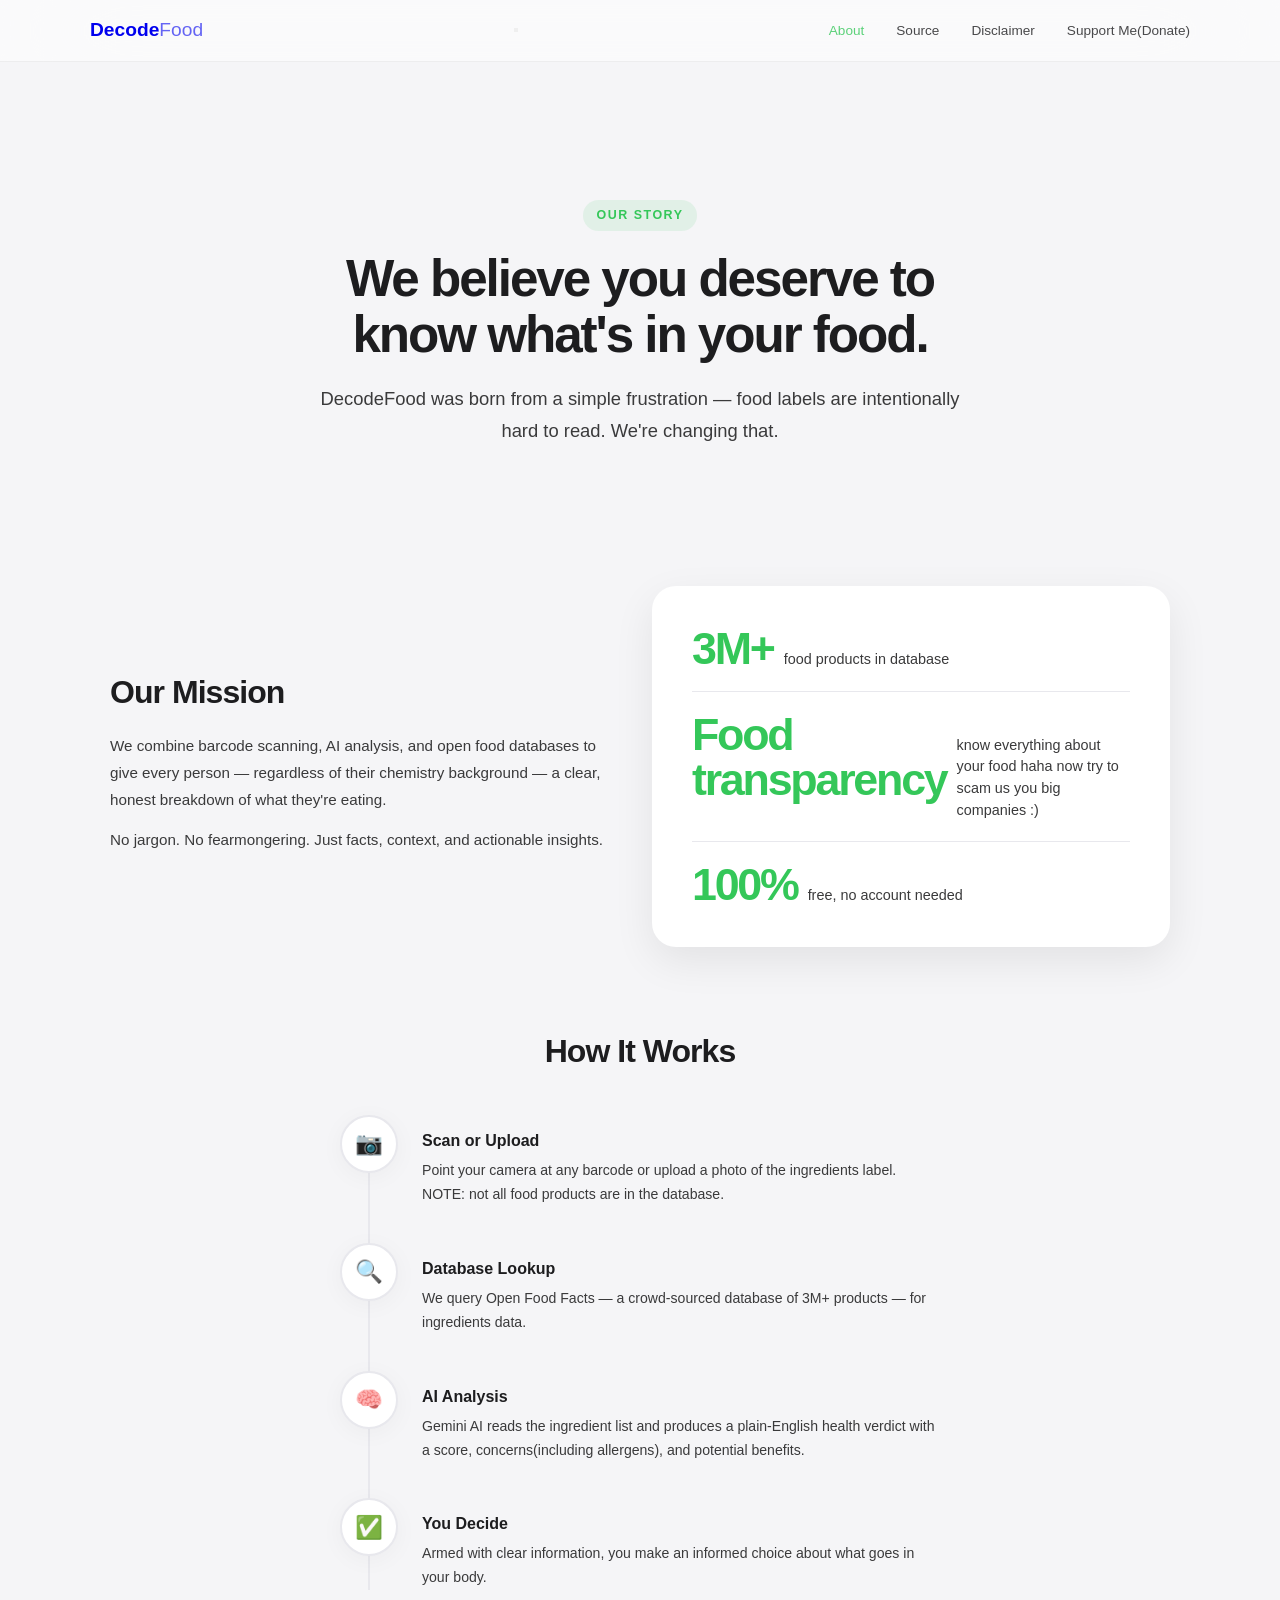
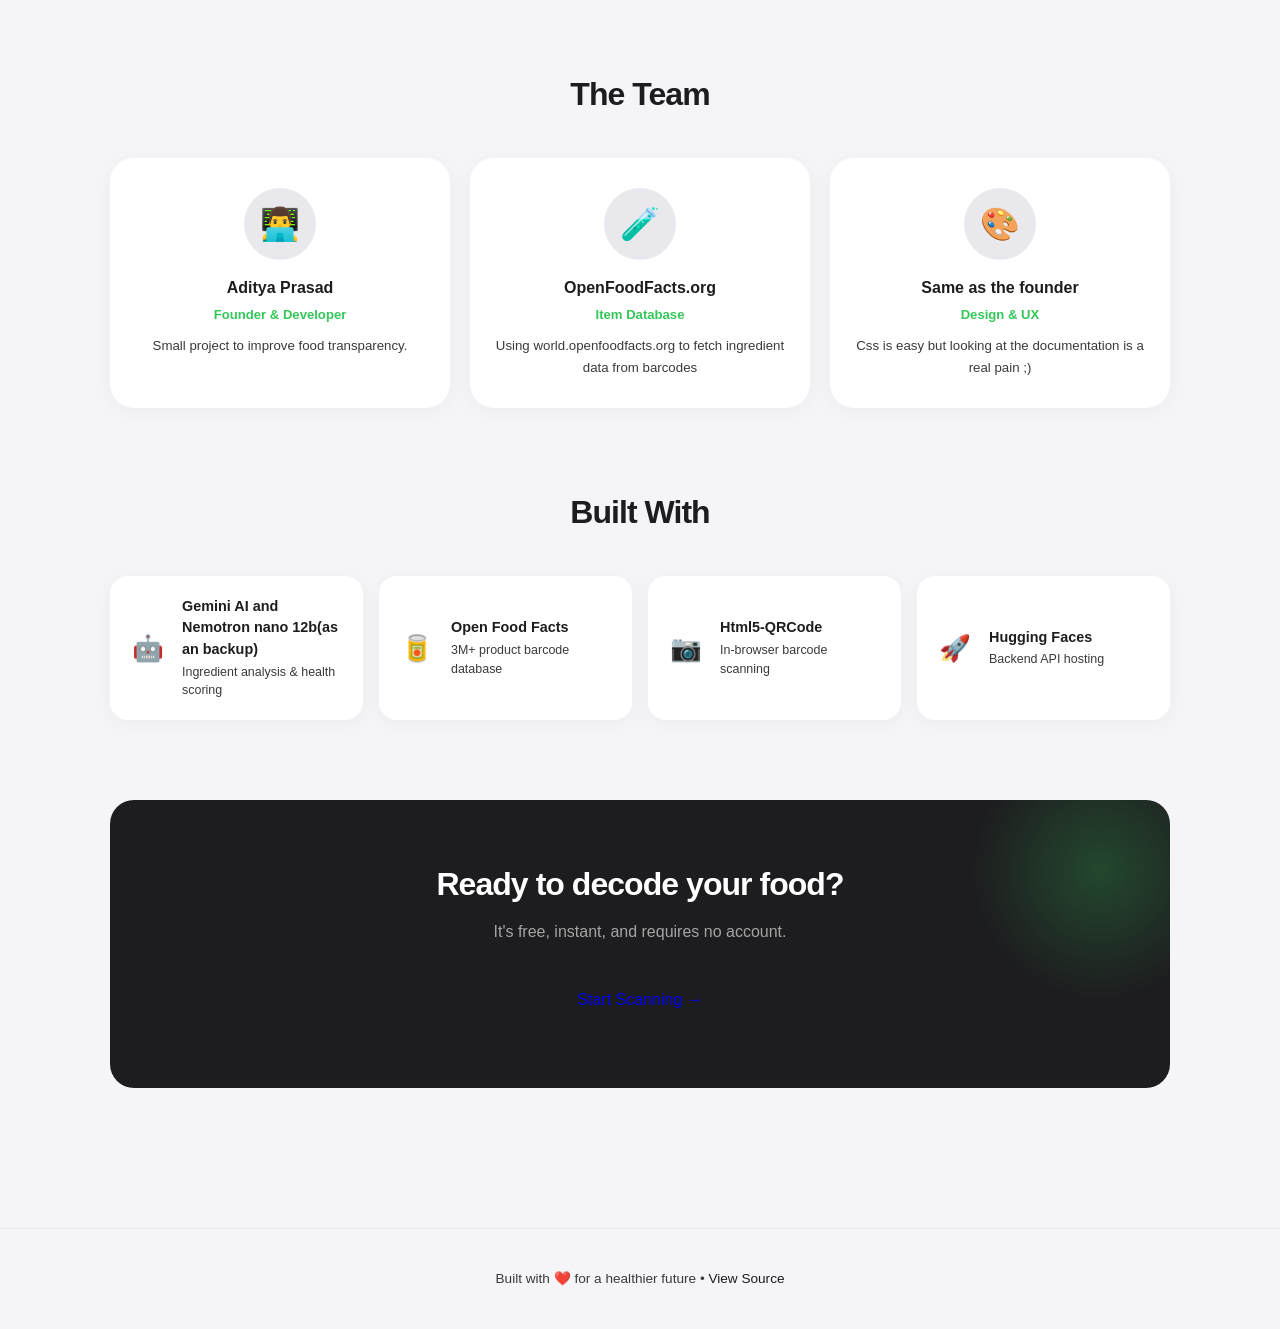
<file: aboutpage.html>
<!DOCTYPE html>
<html lang="en">
<head>
    <meta charset="UTF-8">
    <meta name="viewport" content="width=device-width, initial-scale=1.0">
    <title>About — DecodeFood</title>
    <link href="https://fonts.googleapis.com/css2?family=Poppins:wght@400;500;600;700;800&display=swap" rel="stylesheet">
    <link rel="stylesheet" href="style.css">
    <style>

        .abouther {
            text-align: center;
            padding: 80px 20px 60px;
            max-width: 680px;
            margin: 0 auto 80px;
        }
        .abouther .eyebrow {
            display: inline-block;
            font-size: 0.78rem;
            font-weight: 700;
            letter-spacing: 0.12em;
            text-transform: uppercase;
            color: var(--primary-green);
            background: rgba(52,199,89,0.1);
            padding: 6px 14px;
            border-radius: 980px;
            margin-bottom: 20px;
        }
        .abouther h1 {
            font-size: 3.2rem;
            font-weight: 800;
            letter-spacing: -0.04em;
            line-height: 1.1;
            margin-bottom: 20px;
        }
        .abouther p {
            font-size: 1.15rem;
            color: var(--text-muted);
            line-height: 1.7;
        }


        .missionstuff {
            display: grid;
            grid-template-columns: 1fr 1fr;
            gap: 24px;
            margin-bottom: 80px;
            align-items: center;
        }
        .missiontxt h2 {
            font-size: 2rem;
            font-weight: 700;
            letter-spacing: -0.03em;
            margin-bottom: 16px;
        }
        .missiontxt p {
            font-size: 0.95rem;
            color: var(--text-muted);
            line-height: 1.8;
            margin-bottom: 12px;
        }
        .missionvi {
            background: var(--card-bg);
            border-radius: var(--radius-card);
            box-shadow: var(--shadow-float);
            padding: 40px;
            display: flex;
            flex-direction: column;
            gap: 20px;
        }
        .stats {
            display: flex;
            align-items: baseline;
            gap: 10px;
        }
        .statsno {
            font-size: 2.8rem;
            font-weight: 800;
            letter-spacing: -0.05em;
            color: var(--primary-green);
            line-height: 1;
        }
        .statslabel {
            font-size: 0.9rem;
            color: var(--text-muted);
            font-weight: 500;
        }
        .statsdivi {
            height: 1px;
            background: var(--secondary-gray);
        }

        .hit {
            margin-bottom: 80px;
        }
        .hit h2 {
            font-size: 2rem;
            font-weight: 700;
            letter-spacing: -0.03em;
            margin-bottom: 40px;
            text-align: center;
        }
        .timeline {
            position: relative;
            display: flex;
            flex-direction: column;
            gap: 0;
            max-width: 600px;
            margin: 0 auto;
        }
        .timeline::before {
            content: '';
            position: absolute;
            left: 28px;
            top: 0;
            bottom: 0;
            width: 2px;
            background: var(--secondary-gray);
            z-index: 0;
        }
        .timestep {
            display: flex;
            gap: 24px;
            align-items: flex-start;
            padding: 0 0 36px 0;
            position: relative;
            z-index: 1;
        }
        .timestep:last-child { padding-bottom: 0; }
        .stepdot {
            width: 58px;
            height: 58px;
            min-width: 58px;
            background: var(--card-bg);
            border: 2px solid var(--secondary-gray);
            border-radius: 50%;
            display: flex;
            align-items: center;
            justify-content: center;
            font-size: 1.4rem;
            box-shadow: var(--shadow-subtle);
        }
        .stepcorpse h4 {
            font-size: 1rem;
            font-weight: 700;
            margin-bottom: 6px;
            padding-top: 14px;
        }
        .stepcorpse p {
            font-size: 0.88rem;
            color: var(--text-muted);
            line-height: 1.7;
        }

        .teamsection {
            margin-bottom: 80px;
        }
        .teamsection h2 {
            font-size: 2rem;
            font-weight: 700;
            letter-spacing: -0.03em;
            margin-bottom: 40px;
            text-align: center;
        }
        .gridteam {
            display: grid;
            grid-template-columns: repeat(auto-fit, minmax(220px, 1fr));
            gap: 20px;
        }
        .cardteam {
            background: var(--card-bg);
            border-radius: var(--radius-card);
            box-shadow: var(--shadow-subtle);
            padding: 30px 24px;
            text-align: center;
            transition: transform 0.3s ease;
        }
        .cardteam:hover { transform: translateY(-4px); }
        .avatar {
            width: 72px;
            height: 72px;
            border-radius: 50%;
            background: var(--secondary-gray);
            margin: 0 auto 16px;
            display: flex;
            align-items: center;
            justify-content: center;
            font-size: 2rem;
        }
        .cardteam h4 {
            font-size: 1rem;
            font-weight: 700;
            margin-bottom: 4px;
        }
        .cardteam .role {
            font-size: 0.82rem;
            color: var(--primary-green);
            font-weight: 600;
            margin-bottom: 10px;
        }
        .cardteam p {
            font-size: 0.83rem;
            color: var(--text-muted);
            line-height: 1.6;
        }

        .teamsec {
            margin-bottom: 80px;
        }
        .teamsec h2 {
            font-size: 2rem;
            font-weight: 700;
            letter-spacing: -0.03em;
            margin-bottom: 40px;
            text-align: center;
        }
        .gridtech {
            display: grid;
            grid-template-columns: repeat(auto-fit, minmax(200px, 1fr));
            gap: 16px;
        }
        .techcard {
            background: var(--card-bg);
            border-radius: 18px;
            box-shadow: var(--shadow-subtle);
            padding: 20px 22px;
            display: flex;
            align-items: center;
            gap: 14px;
            transition: transform 0.3s ease;
        }
        .techcard:hover { transform: translateY(-3px); }
        .tech-icon {
            font-size: 1.6rem;
            min-width: 36px;
        }
        .techcard h5 {
            font-size: 0.9rem;
            font-weight: 700;
            margin-bottom: 2px;
        }
        .techcard p {
            font-size: 0.78rem;
            color: var(--text-muted);
        }

        .banner {
            background: var(--text-dark);
            border-radius: var(--radius-card);
            padding: 60px 40px;
            text-align: center;
            margin-bottom: 80px;
            position: relative;
            overflow: hidden;
        }
        .banner::before {
            content: '';
            position: absolute;
            top: -60px; right: -60px;
            width: 260px; height: 260px;
            background: radial-gradient(circle, rgba(52,199,89,0.25), transparent 70%);
            border-radius: 50%;
        }
        .banner h2 {
            font-size: 2rem;
            font-weight: 800;
            color: white;
            letter-spacing: -0.03em;
            margin-bottom: 12px;
        }
        .banner p {
            color: rgba(255,255,255,0.6);
            font-size: 1rem;
            margin-bottom: 28px;
        }
        .banner .primary-btn {
            display: inline-block;
            text-decoration: none;
            width: auto;
            padding: 16px 36px;
        }

        @media (max-width: 768px) {
            .abouther h1 { font-size: 2.2rem; }
            .missionstuff {
                grid-template-columns: 1fr;
            }
            .banner { padding: 40px 24px; }
        }
    </style>
</head>
<body>

<nav class="navbar" id="navbar">
    <div class="navthings">
        <a href="index.html" class="logo" style="text-decoration:none;">Decode<span>Food</span></a>
        <button class="nav-toggle" id="navToggle" aria-label="Toggle menu">
            <span></span><span></span><span></span>
        </button>
        <ul class="navportal" id="navLinks">
            <li><a href="aboutpage.html" style="color:var(--primary-green);">About</a></li>
            <li><a href="https://world.openfoodfacts.org/">Source</a></li>
            <li><a href="#">Disclaimer</a></li>
            <li><a href="#" class="highlight-link">Support Me(Donate)</a></li>
        </ul>
    </div>
</nav>


<main class="container">


    <div class="abouther fade-in-up">
        <span class="eyebrow">Our Story</span>
        <h1>We believe you deserve to know what's in your food.</h1>
        <p>DecodeFood was born from a simple frustration — food labels are intentionally hard to read. We're changing that.</p>
    </div>


    <section class="missionstuff">
        <div class="missiontxt fade-in-up" style="transition-delay:0.1s;">
            <h2>Our Mission</h2>
            <p>

                We combine barcode scanning, AI analysis, and open food databases to give every person — regardless of their chemistry background — a clear, honest breakdown of what they're eating.
            </p>
            <p>

                No jargon. No fearmongering. Just facts, context, and actionable insights.
            </p>
        </div>
        <div class="missionvi fade-in-up" style="transition-delay:0.2s;">

            <div class="stats">
                <span class="statsno">3M+</span>
                <span class="statslabel">food products in database</span>
            </div>
            <div class="statsdivi"></div>
            <div class="stats">
                <span class="statsno">Food transparency</span>
                <span class="statslabel">know everything about your food haha now try to scam us you big companies :) </span>
            </div>
            <div class="statsdivi"></div>
            <div class="stats">
                <span class="statsno">100%</span>
                <span class="statslabel">free, no account needed</span>
            </div>
        </div>
    </section>


    <section class="hit">
        <h2 class="fade-in-up">How It Works</h2>
        <div class="timeline">
            <div class="timestep fade-in-up" style="transition-delay:0.1s;">
                <div class="stepdot">📷</div>
                <div class="stepcorpse">
                    <h4>Scan or Upload</h4>
                    <p>Point your camera at any barcode or upload a photo of the ingredients label. NOTE: not all food products are in the database.</p>
                </div>
            </div>
            <div class="timestep fade-in-up" style="transition-delay:0.2s;">
                <div class="stepdot">🔍</div>
                <div class="stepcorpse">
                    <h4>Database Lookup</h4>
                    <p>We query Open Food Facts — a crowd-sourced database of 3M+ products — for ingredients data.</p>
                </div>
            </div>
            <div class="timestep fade-in-up" style="transition-delay:0.3s;">
                <div class="stepdot">🧠</div>
                <div class="stepcorpse">
                    <h4>AI Analysis</h4>
                    <p>Gemini AI reads the ingredient list and produces a plain-English health verdict with a score, concerns(including allergens), and potential benefits.</p>
                </div>
            </div>
            <div class="timestep fade-in-up" style="transition-delay:0.4s;">
                <div class="stepdot">✅</div>
                <div class="stepcorpse">
                    <h4>You Decide</h4>
                    <p>Armed with clear information, you make an informed choice about what goes in your body.</p>
                </div>
            </div>
        </div>
    </section>


    <section class="teamsection">
        <h2 class="fade-in-up">The Team</h2>
        <div class="gridteam">

            <div class="cardteam fade-in-up" style="transition-delay:0.1s;">
                <div class="avatar">👨‍💻</div>
                <h4>Aditya Prasad</h4>
                <p class="role">Founder & Developer</p>
                <p>Small project to improve food transparency.</p>
            </div>
            <div class="cardteam fade-in-up" style="transition-delay:0.2s;">
                <div class="avatar">🧪</div>
                <h4>OpenFoodFacts.org</h4>
                <p class="role">Item Database</p>
                <p>Using world.openfoodfacts.org to fetch ingredient data from barcodes</p>
            </div>
            <div class="cardteam fade-in-up" style="transition-delay:0.3s;">
                <div class="avatar">🎨</div>
                <h4>Same as the founder</h4>
                <p class="role">Design & UX</p>
                <p>Css is easy but looking at the documentation is a real pain ;) </p>
            </div>
        </div>
    </section>


    <section class="teamsec">
        <h2 class="fade-in-up">Built With</h2>
        <div class="gridtech">
            <div class="techcard fade-in-up" style="transition-delay:0.1s;">
                <div class="tech-icon">🤖</div>
                <div>
                    <h5>Gemini AI and Nemotron nano 12b(as an backup) </h5>
                    <p>Ingredient analysis & health scoring</p>
                </div>
            </div>
            <div class="techcard fade-in-up" style="transition-delay:0.15s;">
                <div class="tech-icon">🥫</div>
                <div>
                    <h5>Open Food Facts</h5>
                    <p>3M+ product barcode database</p>
                </div>
            </div>
            <div class="techcard fade-in-up" style="transition-delay:0.2s;">
                <div class="tech-icon">📷</div>
                <div>
                    <h5>Html5-QRCode</h5>
                    <p>In-browser barcode scanning</p>
                </div>
            </div>
            <div class="techcard fade-in-up" style="transition-delay:0.25s;">
                <div class="tech-icon">🚀</div>
                <div>
                    <h5>Hugging Faces</h5>
                    <p>Backend API hosting</p>
                </div>
            </div>
        </div>
    </section>

  
    <div class="banner fade-in-up">
        <h2>Ready to decode your food?</h2>
        <p>It's free, instant, and requires no account.</p>
        <a href="index.html" class="primary-btn">Start Scanning →</a>
    </div>

</main>

<footer>
    <p>Built with ❤️ for a healthier future • <a href="https://github.com/adityaprasad-sudo/FoodAnalayser">View Source</a></p>
</footer>
<script>

    const navbar = document.getElementById('navbar');
    window.addEventListener('scroll', () => navbar.classList.toggle('scrolled', window.scrollY > 50));

 
    const navToggle = document.getElementById('navToggle');
    const navLinks  = document.getElementById('navLinks');
    navToggle.addEventListener('click', () => navLinks.classList.toggle('open'));
    navLinks.querySelectorAll('a').forEach(a => a.addEventListener('click', () => navLinks.classList.remove('open')));

    const observer = new IntersectionObserver((entries, obs) => {
        entries.forEach(e => {
            if (e.isIntersecting) { e.target.classList.add('is-visible'); obs.unobserve(e.target); }
        });
    }, { threshold: 0.15 });
    document.querySelectorAll('.fade-in-up').forEach(el => observer.observe(el));
</script>

</body>
</html>
</file>
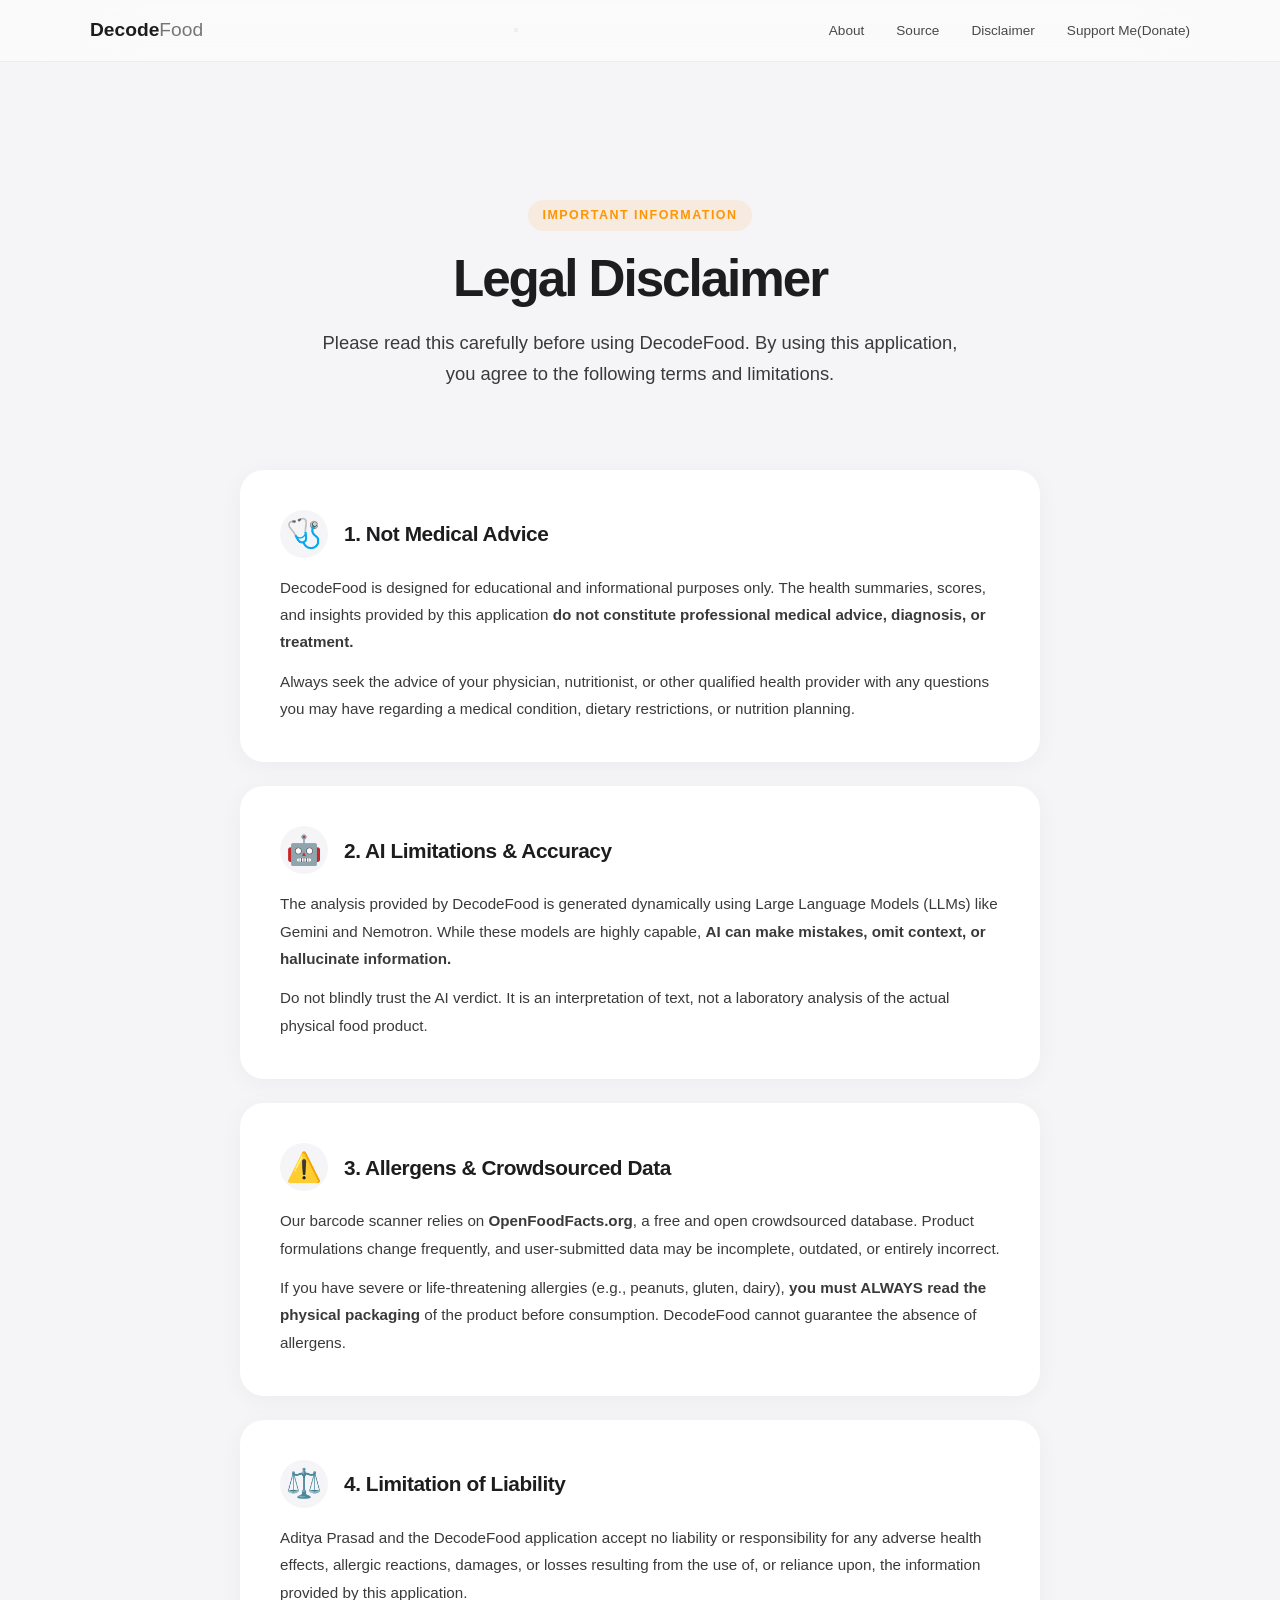
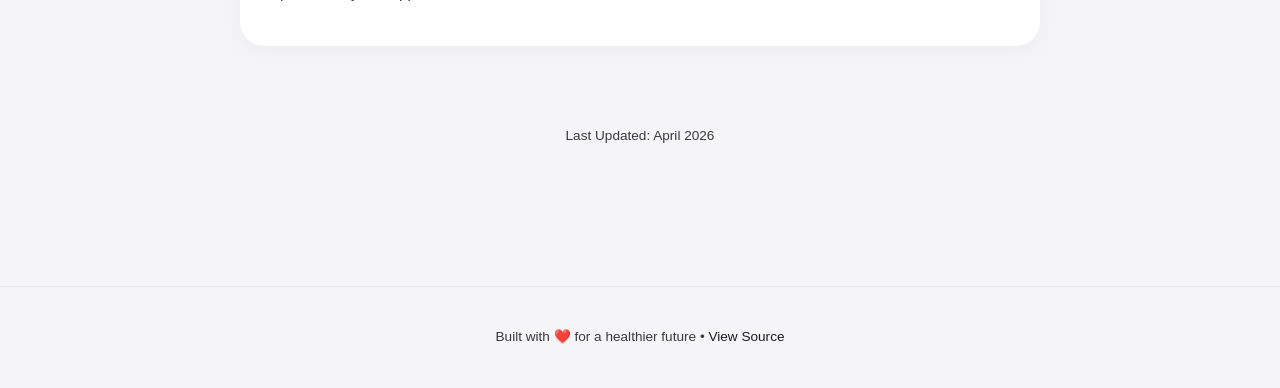
<file: disclaimer.html>
<!DOCTYPE html>
<html lang="en">
<head>
    <meta charset="UTF-8">
    <meta name="viewport" content="width=device-width, initial-scale=1.0">
    <title>Disclaimer — DecodeFood</title>
    <link href="https://fonts.googleapis.com/css2?family=Poppins:wght@400;500;600;700;800&display=swap" rel="stylesheet">
    <link rel="stylesheet" href="style.css">
    <style>
        .abouther {
            text-align: center;
            padding: 80px 20px 40px;
            max-width: 700px;
            margin: 0 auto 40px;
        }
        .abouther .eyebrow {
            display: inline-block;
            font-size: 0.78rem;
            font-weight: 700;
            letter-spacing: 0.12em;
            text-transform: uppercase;
            /* Using the accent orange variable for a caution/disclaimer feel */
            color: var(--accent-orange); 
            background: rgba(255, 149, 0, 0.1);
            padding: 6px 14px;
            border-radius: 980px;
            margin-bottom: 20px;
        }
        .abouther h1 {
            font-size: 3.2rem;
            font-weight: 800;
            letter-spacing: -0.04em;
            line-height: 1.1;
            margin-bottom: 20px;
        }
        .abouther p {
            font-size: 1.15rem;
            color: var(--text-muted);
            line-height: 1.7;
        }

        .legalcon {
            max-width: 800px;
            margin: 0 auto 80px;
            display: flex;
            flex-direction: column;
            gap: 24px;
        }

        .legalbox {
            background: var(--card-bg);
            border-radius: var(--radius-card);
            box-shadow: var(--shadow-subtle);
            padding: 40px;
            transition: transform 0.3s ease;
        }
        
        .legalbox:hover {
            transform: translateY(-2px);
        }

        .header {
            display: flex;
            align-items: center;
            gap: 16px;
            margin-bottom: 16px;
        }

        .legal-icon {
            font-size: 1.8rem;
            width: 48px;
            height: 48px;
            background: var(--bg-color);
            border-radius: 50%;
            display: flex;
            align-items: center;
            justify-content: center;
        }

        .legalbox h3 {
            font-size: 1.3rem;
            font-weight: 700;
            letter-spacing: -0.02em;
            margin: 0;
        }

        .legalbox p {
            font-size: 0.95rem;
            color: var(--text-muted);
            line-height: 1.8;
            margin-bottom: 12px;
        }
        .legalbox p:last-child {
            margin-bottom: 0;
        }

        .lastestupdate {
            text-align: center;
            font-size: 0.85rem;
            color: var(--text-muted);
            margin-bottom: 80px;
            font-weight: 500;
        }

        @media (max-width: 768px) {
            .abouther h1 { font-size: 2.2rem; }
            .legalbox { padding: 30px 20px; }
        }
    </style>
</head>
<body>

<nav class="navbar" id="navbar">
    <div class="navthings">
        <a href="index.html" class="logo" style="text-decoration:none; color: var(--text-dark);">Decode<span>Food</span></a>
        <button class="nav-toggle" id="navToggle" aria-label="Toggle menu">
            <span></span><span></span><span></span>
        </button>
        <ul class="navportal" id="navLinks">
            <li><a href="aboutpage.html">About</a></li>
            <li><a href="https://world.openfoodfacts.org/">Source</a></li>
            <li><a href="disclaimer.html">Disclaimer</a></li>
            <li><a href="#" class="highlight-link">Support Me(Donate)</a></li>
        </ul>
    </div>
</nav>

<main class="container">

    <div class="abouther fade-in-up">
        <span class="eyebrow">Important Information</span>
        <h1>Legal Disclaimer</h1>
        <p>Please read this carefully before using DecodeFood. By using this application, you agree to the following terms and limitations.</p>
    </div>

    <div class="legalcon">
        <div class="legalbox fade-in-up" style="transition-delay:0.1s;">
            <div class="header">
                <div class="legal-icon">🩺</div>
                <h3>1. Not Medical Advice</h3>
            </div>
            <p>DecodeFood is designed for educational and informational purposes only. The health summaries, scores, and insights provided by this application <strong>do not constitute professional medical advice, diagnosis, or treatment.</strong></p>
            <p>Always seek the advice of your physician, nutritionist, or other qualified health provider with any questions you may have regarding a medical condition, dietary restrictions, or nutrition planning.</p>
        </div>

        <div class="legalbox fade-in-up" style="transition-delay:0.2s;">
            <div class="header">
                <div class="legal-icon">🤖</div>
                <h3>2. AI Limitations & Accuracy</h3>
            </div>
            <p>The analysis provided by DecodeFood is generated dynamically using Large Language Models (LLMs) like Gemini and Nemotron. While these models are highly capable, <strong>AI can make mistakes, omit context, or hallucinate information.</strong></p>
            <p>Do not blindly trust the AI verdict. It is an interpretation of text, not a laboratory analysis of the actual physical food product.</p>
        </div>

        <div class="legalbox fade-in-up" style="transition-delay:0.3s;">
            <div class="header">
                <div class="legal-icon">⚠️</div>
                <h3>3. Allergens & Crowdsourced Data</h3>
            </div>
            <p>Our barcode scanner relies on <strong>OpenFoodFacts.org</strong>, a free and open crowdsourced database. Product formulations change frequently, and user-submitted data may be incomplete, outdated, or entirely incorrect.</p>
            <p>If you have severe or life-threatening allergies (e.g., peanuts, gluten, dairy), <strong>you must ALWAYS read the physical packaging</strong> of the product before consumption. DecodeFood cannot guarantee the absence of allergens.</p>
        </div>

        <div class="legalbox fade-in-up" style="transition-delay:0.4s;">
            <div class="header">
                <div class="legal-icon">⚖️</div>
                <h3>4. Limitation of Liability</h3>
            </div>
            <p>Aditya Prasad and the DecodeFood application accept no liability or responsibility for any adverse health effects, allergic reactions, damages, or losses resulting from the use of, or reliance upon, the information provided by this application.</p>
        </div>
    </div>

    <p class="lastestupdate fade-in-up" style="transition-delay:0.5s;">Last Updated: April 2026</p>

</main>

<footer>
    <p>Built with ❤️ for a healthier future • <a href="https://github.com/adityaprasad-sudo/FoodAnalayser">View Source</a></p>
</footer>

<script>
    const navbar = document.getElementById('navbar');
    window.addEventListener('scroll', () => navbar.classList.toggle('scrolled', window.scrollY > 50));

    const navToggle = document.getElementById('navToggle');
    const navLinks  = document.getElementById('navLinks');
    if (navToggle && navLinks) {
        navToggle.addEventListener('click', () => navLinks.classList.toggle('open'));
        navLinks.querySelectorAll('a').forEach(a => a.addEventListener('click', () => navLinks.classList.remove('open')));
    }

    const observer = new IntersectionObserver((entries, obs) => {
        entries.forEach(e => {
            if (e.isIntersecting) { e.target.classList.add('is-visible'); obs.unobserve(e.target); }
        });
    }, { threshold: 0.15 });
    document.querySelectorAll('.fade-in-up').forEach(el => observer.observe(el));
</script>

</body>
</html>
</file>
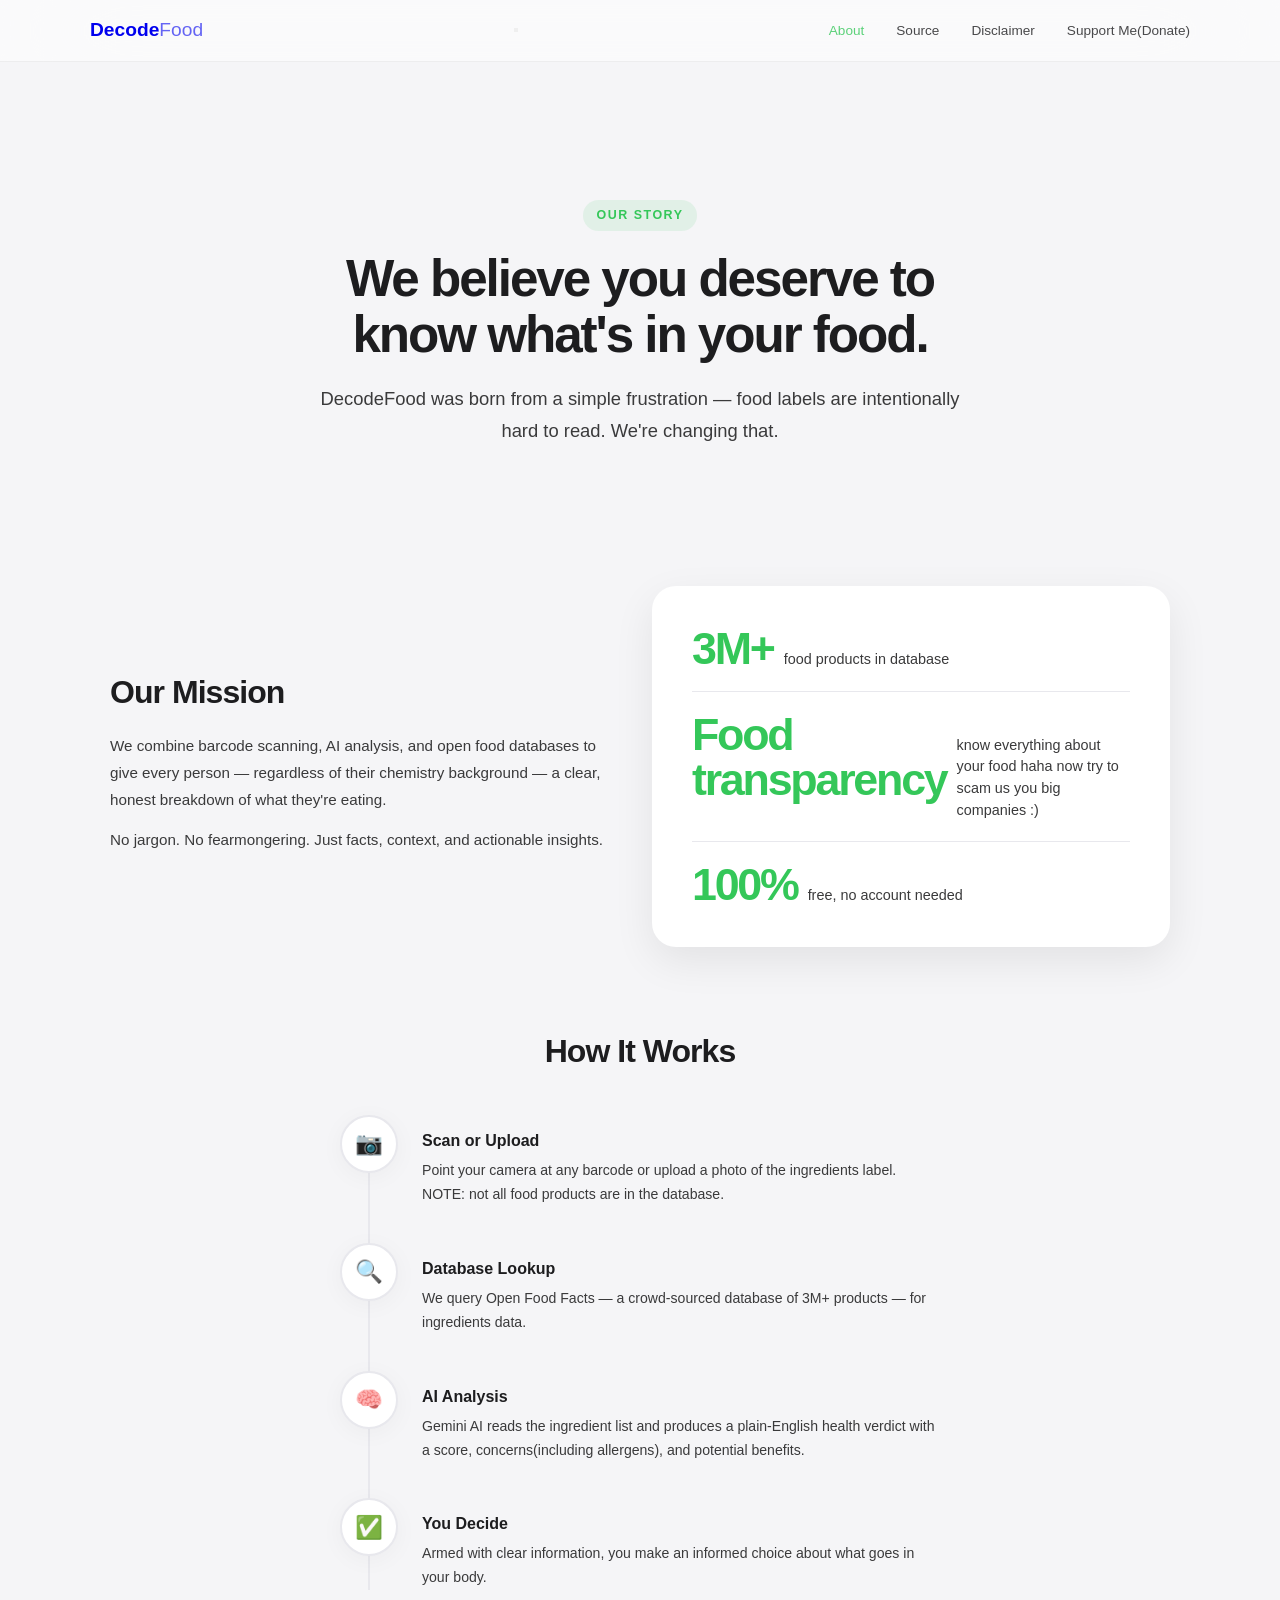
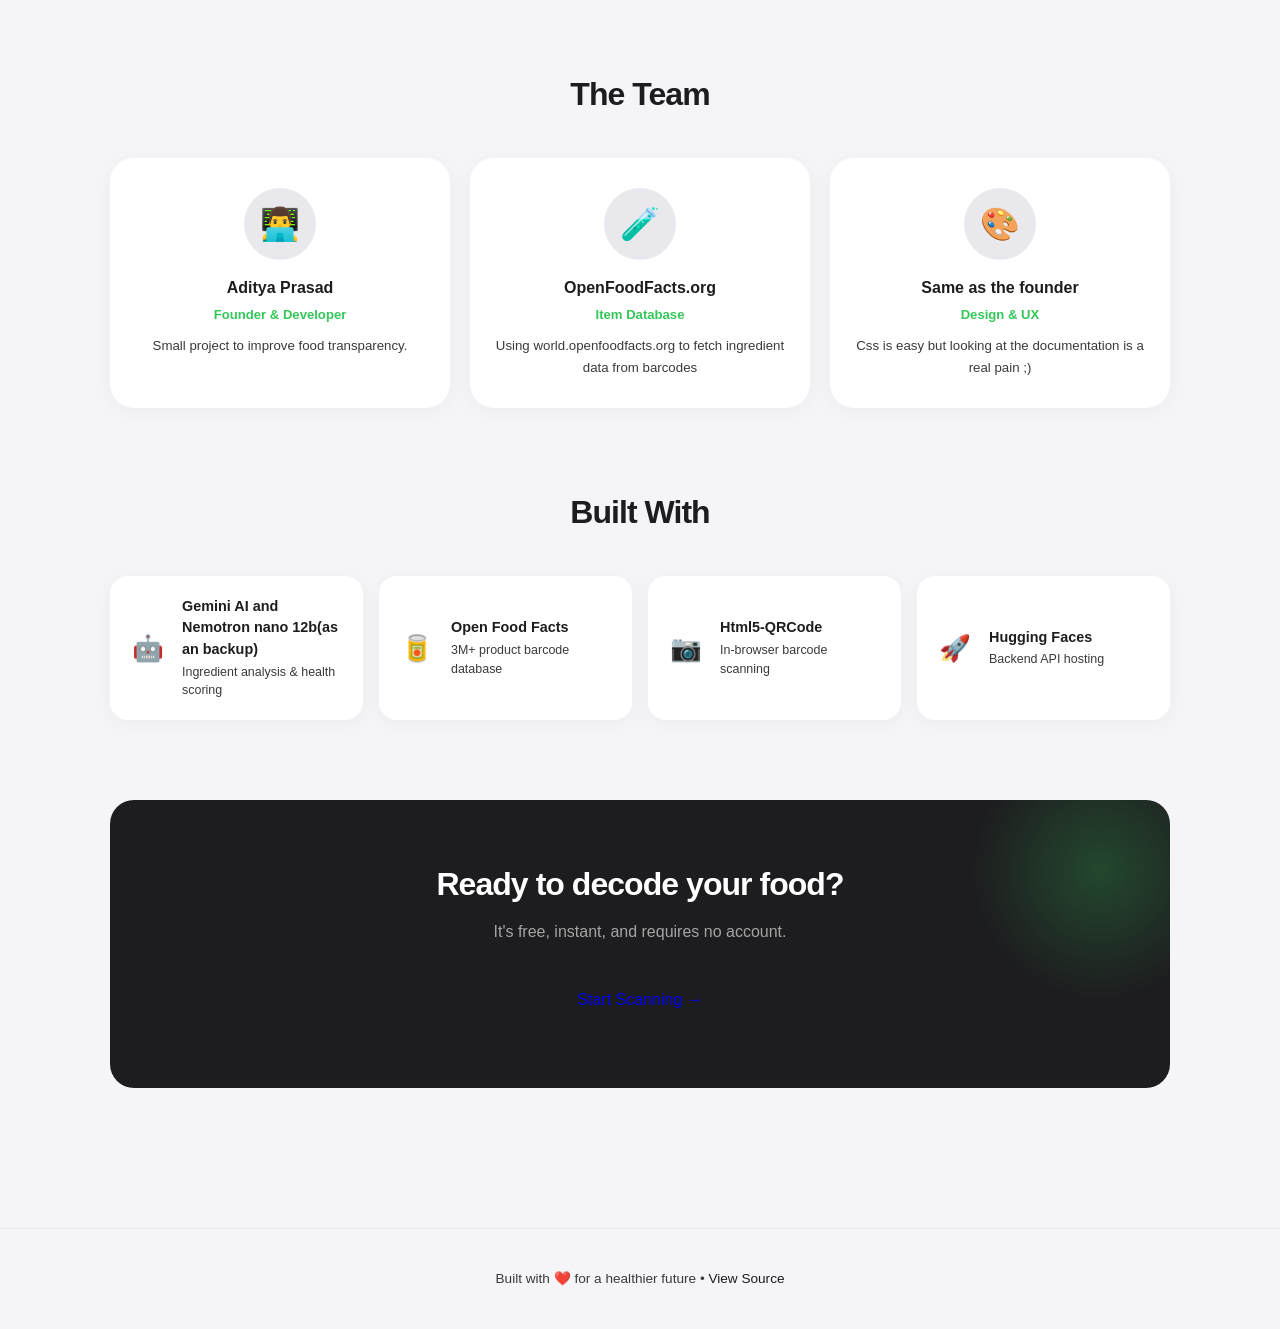
<file: frontend/aboutpage.html>
<!DOCTYPE html>
<html lang="en">
<head>
    <meta charset="UTF-8">
    <meta name="viewport" content="width=device-width, initial-scale=1.0">
    <title>About — DecodeFood</title>
    <link href="https://fonts.googleapis.com/css2?family=Poppins:wght@400;500;600;700;800&display=swap" rel="stylesheet">
    <link rel="stylesheet" href="style.css">
    <style>

        .abouther {
            text-align: center;
            padding: 80px 20px 60px;
            max-width: 680px;
            margin: 0 auto 80px;
        }
        .abouther .eyebrow {
            display: inline-block;
            font-size: 0.78rem;
            font-weight: 700;
            letter-spacing: 0.12em;
            text-transform: uppercase;
            color: var(--primary-green);
            background: rgba(52,199,89,0.1);
            padding: 6px 14px;
            border-radius: 980px;
            margin-bottom: 20px;
        }
        .abouther h1 {
            font-size: 3.2rem;
            font-weight: 800;
            letter-spacing: -0.04em;
            line-height: 1.1;
            margin-bottom: 20px;
        }
        .abouther p {
            font-size: 1.15rem;
            color: var(--text-muted);
            line-height: 1.7;
        }


        .missionstuff {
            display: grid;
            grid-template-columns: 1fr 1fr;
            gap: 24px;
            margin-bottom: 80px;
            align-items: center;
        }
        .missiontxt h2 {
            font-size: 2rem;
            font-weight: 700;
            letter-spacing: -0.03em;
            margin-bottom: 16px;
        }
        .missiontxt p {
            font-size: 0.95rem;
            color: var(--text-muted);
            line-height: 1.8;
            margin-bottom: 12px;
        }
        .missionvi {
            background: var(--card-bg);
            border-radius: var(--radius-card);
            box-shadow: var(--shadow-float);
            padding: 40px;
            display: flex;
            flex-direction: column;
            gap: 20px;
        }
        .stats {
            display: flex;
            align-items: baseline;
            gap: 10px;
        }
        .statsno {
            font-size: 2.8rem;
            font-weight: 800;
            letter-spacing: -0.05em;
            color: var(--primary-green);
            line-height: 1;
        }
        .statslabel {
            font-size: 0.9rem;
            color: var(--text-muted);
            font-weight: 500;
        }
        .statsdivi {
            height: 1px;
            background: var(--secondary-gray);
        }

        .hit {
            margin-bottom: 80px;
        }
        .hit h2 {
            font-size: 2rem;
            font-weight: 700;
            letter-spacing: -0.03em;
            margin-bottom: 40px;
            text-align: center;
        }
        .timeline {
            position: relative;
            display: flex;
            flex-direction: column;
            gap: 0;
            max-width: 600px;
            margin: 0 auto;
        }
        .timeline::before {
            content: '';
            position: absolute;
            left: 28px;
            top: 0;
            bottom: 0;
            width: 2px;
            background: var(--secondary-gray);
            z-index: 0;
        }
        .timestep {
            display: flex;
            gap: 24px;
            align-items: flex-start;
            padding: 0 0 36px 0;
            position: relative;
            z-index: 1;
        }
        .timestep:last-child { padding-bottom: 0; }
        .stepdot {
            width: 58px;
            height: 58px;
            min-width: 58px;
            background: var(--card-bg);
            border: 2px solid var(--secondary-gray);
            border-radius: 50%;
            display: flex;
            align-items: center;
            justify-content: center;
            font-size: 1.4rem;
            box-shadow: var(--shadow-subtle);
        }
        .stepcorpse h4 {
            font-size: 1rem;
            font-weight: 700;
            margin-bottom: 6px;
            padding-top: 14px;
        }
        .stepcorpse p {
            font-size: 0.88rem;
            color: var(--text-muted);
            line-height: 1.7;
        }

        .teamsection {
            margin-bottom: 80px;
        }
        .teamsection h2 {
            font-size: 2rem;
            font-weight: 700;
            letter-spacing: -0.03em;
            margin-bottom: 40px;
            text-align: center;
        }
        .gridteam {
            display: grid;
            grid-template-columns: repeat(auto-fit, minmax(220px, 1fr));
            gap: 20px;
        }
        .cardteam {
            background: var(--card-bg);
            border-radius: var(--radius-card);
            box-shadow: var(--shadow-subtle);
            padding: 30px 24px;
            text-align: center;
            transition: transform 0.3s ease;
        }
        .cardteam:hover { transform: translateY(-4px); }
        .avatar {
            width: 72px;
            height: 72px;
            border-radius: 50%;
            background: var(--secondary-gray);
            margin: 0 auto 16px;
            display: flex;
            align-items: center;
            justify-content: center;
            font-size: 2rem;
        }
        .cardteam h4 {
            font-size: 1rem;
            font-weight: 700;
            margin-bottom: 4px;
        }
        .cardteam .role {
            font-size: 0.82rem;
            color: var(--primary-green);
            font-weight: 600;
            margin-bottom: 10px;
        }
        .cardteam p {
            font-size: 0.83rem;
            color: var(--text-muted);
            line-height: 1.6;
        }

        .teamsec {
            margin-bottom: 80px;
        }
        .teamsec h2 {
            font-size: 2rem;
            font-weight: 700;
            letter-spacing: -0.03em;
            margin-bottom: 40px;
            text-align: center;
        }
        .gridtech {
            display: grid;
            grid-template-columns: repeat(auto-fit, minmax(200px, 1fr));
            gap: 16px;
        }
        .techcard {
            background: var(--card-bg);
            border-radius: 18px;
            box-shadow: var(--shadow-subtle);
            padding: 20px 22px;
            display: flex;
            align-items: center;
            gap: 14px;
            transition: transform 0.3s ease;
        }
        .techcard:hover { transform: translateY(-3px); }
        .tech-icon {
            font-size: 1.6rem;
            min-width: 36px;
        }
        .techcard h5 {
            font-size: 0.9rem;
            font-weight: 700;
            margin-bottom: 2px;
        }
        .techcard p {
            font-size: 0.78rem;
            color: var(--text-muted);
        }

        .banner {
            background: var(--text-dark);
            border-radius: var(--radius-card);
            padding: 60px 40px;
            text-align: center;
            margin-bottom: 80px;
            position: relative;
            overflow: hidden;
        }
        .banner::before {
            content: '';
            position: absolute;
            top: -60px; right: -60px;
            width: 260px; height: 260px;
            background: radial-gradient(circle, rgba(52,199,89,0.25), transparent 70%);
            border-radius: 50%;
        }
        .banner h2 {
            font-size: 2rem;
            font-weight: 800;
            color: white;
            letter-spacing: -0.03em;
            margin-bottom: 12px;
        }
        .banner p {
            color: rgba(255,255,255,0.6);
            font-size: 1rem;
            margin-bottom: 28px;
        }
        .banner .primary-btn {
            display: inline-block;
            text-decoration: none;
            width: auto;
            padding: 16px 36px;
        }

        @media (max-width: 768px) {
            .abouther h1 { font-size: 2.2rem; }
            .missionstuff {
                grid-template-columns: 1fr;
            }
            .banner { padding: 40px 24px; }
        }
    </style>
</head>
<body>

<nav class="navbar" id="navbar">
    <div class="navthings">
        <a href="index.html" class="logo" style="text-decoration:none;">Decode<span>Food</span></a>
        <button class="nav-toggle" id="navToggle" aria-label="Toggle menu">
            <span></span><span></span><span></span>
        </button>
        <ul class="navportal" id="navLinks">
            <li><a href="aboutpage.html" style="color:var(--primary-green);">About</a></li>
            <li><a href="https://world.openfoodfacts.org/">Source</a></li>
            <li><a href="disclaimer.html">Disclaimer</a></li>
            <li><a href="#" class="highlight-link">Support Me(Donate)</a></li>
        </ul>
    </div>
</nav>


<main class="container">


    <div class="abouther fade-in-up">
        <span class="eyebrow">Our Story</span>
        <h1>We believe you deserve to know what's in your food.</h1>
        <p>DecodeFood was born from a simple frustration — food labels are intentionally hard to read. We're changing that.</p>
    </div>


    <section class="missionstuff">
        <div class="missiontxt fade-in-up" style="transition-delay:0.1s;">
            <h2>Our Mission</h2>
            <p>

                We combine barcode scanning, AI analysis, and open food databases to give every person — regardless of their chemistry background — a clear, honest breakdown of what they're eating.
            </p>
            <p>

                No jargon. No fearmongering. Just facts, context, and actionable insights.
            </p>
        </div>
        <div class="missionvi fade-in-up" style="transition-delay:0.2s;">

            <div class="stats">
                <span class="statsno">3M+</span>
                <span class="statslabel">food products in database</span>
            </div>
            <div class="statsdivi"></div>
            <div class="stats">
                <span class="statsno">Food transparency</span>
                <span class="statslabel">know everything about your food haha now try to scam us you big companies :) </span>
            </div>
            <div class="statsdivi"></div>
            <div class="stats">
                <span class="statsno">100%</span>
                <span class="statslabel">free, no account needed</span>
            </div>
        </div>
    </section>


    <section class="hit">
        <h2 class="fade-in-up">How It Works</h2>
        <div class="timeline">
            <div class="timestep fade-in-up" style="transition-delay:0.1s;">
                <div class="stepdot">📷</div>
                <div class="stepcorpse">
                    <h4>Scan or Upload</h4>
                    <p>Point your camera at any barcode or upload a photo of the ingredients label. NOTE: not all food products are in the database.</p>
                </div>
            </div>
            <div class="timestep fade-in-up" style="transition-delay:0.2s;">
                <div class="stepdot">🔍</div>
                <div class="stepcorpse">
                    <h4>Database Lookup</h4>
                    <p>We query Open Food Facts — a crowd-sourced database of 3M+ products — for ingredients data.</p>
                </div>
            </div>
            <div class="timestep fade-in-up" style="transition-delay:0.3s;">
                <div class="stepdot">🧠</div>
                <div class="stepcorpse">
                    <h4>AI Analysis</h4>
                    <p>Gemini AI reads the ingredient list and produces a plain-English health verdict with a score, concerns(including allergens), and potential benefits.</p>
                </div>
            </div>
            <div class="timestep fade-in-up" style="transition-delay:0.4s;">
                <div class="stepdot">✅</div>
                <div class="stepcorpse">
                    <h4>You Decide</h4>
                    <p>Armed with clear information, you make an informed choice about what goes in your body.</p>
                </div>
            </div>
        </div>
    </section>


    <section class="teamsection">
        <h2 class="fade-in-up">The Team</h2>
        <div class="gridteam">

            <div class="cardteam fade-in-up" style="transition-delay:0.1s;">
                <div class="avatar">👨‍💻</div>
                <h4>Aditya Prasad</h4>
                <p class="role">Founder & Developer</p>
                <p>Small project to improve food transparency.</p>
            </div>
            <div class="cardteam fade-in-up" style="transition-delay:0.2s;">
                <div class="avatar">🧪</div>
                <h4>OpenFoodFacts.org</h4>
                <p class="role">Item Database</p>
                <p>Using world.openfoodfacts.org to fetch ingredient data from barcodes</p>
            </div>
            <div class="cardteam fade-in-up" style="transition-delay:0.3s;">
                <div class="avatar">🎨</div>
                <h4>Same as the founder</h4>
                <p class="role">Design & UX</p>
                <p>Css is easy but looking at the documentation is a real pain ;) </p>
            </div>
        </div>
    </section>


    <section class="teamsec">
        <h2 class="fade-in-up">Built With</h2>
        <div class="gridtech">
            <div class="techcard fade-in-up" style="transition-delay:0.1s;">
                <div class="tech-icon">🤖</div>
                <div>
                    <h5>Gemini AI and Nemotron nano 12b(as an backup) </h5>
                    <p>Ingredient analysis & health scoring</p>
                </div>
            </div>
            <div class="techcard fade-in-up" style="transition-delay:0.15s;">
                <div class="tech-icon">🥫</div>
                <div>
                    <h5>Open Food Facts</h5>
                    <p>3M+ product barcode database</p>
                </div>
            </div>
            <div class="techcard fade-in-up" style="transition-delay:0.2s;">
                <div class="tech-icon">📷</div>
                <div>
                    <h5>Html5-QRCode</h5>
                    <p>In-browser barcode scanning</p>
                </div>
            </div>
            <div class="techcard fade-in-up" style="transition-delay:0.25s;">
                <div class="tech-icon">🚀</div>
                <div>
                    <h5>Hugging Faces</h5>
                    <p>Backend API hosting</p>
                </div>
            </div>
        </div>
    </section>

  
    <div class="banner fade-in-up">
        <h2>Ready to decode your food?</h2>
        <p>It's free, instant, and requires no account.</p>
        <a href="index.html" class="primary-btn">Start Scanning →</a>
    </div>

</main>

<footer>
    <p>Built with ❤️ for a healthier future • <a href="https://github.com/adityaprasad-sudo/FoodAnalayser">View Source</a></p>
</footer>
<script>

    const navbar = document.getElementById('navbar');
    window.addEventListener('scroll', () => navbar.classList.toggle('scrolled', window.scrollY > 50));

 
    const navToggle = document.getElementById('navToggle');
    const navLinks  = document.getElementById('navLinks');
    navToggle.addEventListener('click', () => navLinks.classList.toggle('open'));
    navLinks.querySelectorAll('a').forEach(a => a.addEventListener('click', () => navLinks.classList.remove('open')));

    const observer = new IntersectionObserver((entries, obs) => {
        entries.forEach(e => {
            if (e.isIntersecting) { e.target.classList.add('is-visible'); obs.unobserve(e.target); }
        });
    }, { threshold: 0.15 });
    document.querySelectorAll('.fade-in-up').forEach(el => observer.observe(el));
</script>

</body>
</html>
</file>
<file: style.css>
:root {
    --bg-color: #f5f5f7;
    --card-bg: #ffffff;
    --text-dark: #1d1d1f;
    --text-muted: #3a3a3b;
    --primary-green: #34c759;
    --primary-green-hover: #32b353;
    --secondary-gray: #e8e8ed;
    --accent-orange: #ff9500;
    --stupid-pink: #ff002b;
    --glass-bg: rgba(255, 255, 255, 0.5);
    --glass-border: 1px solid rgba(255, 255, 255, 0.5);
    --shadow-subtle: 0 4px 24px rgba(0, 0, 0, 0.04);
    --shadow-float: 0 14px 40px rgba(0, 0, 0, 0.08);
    --radius-card: 24px;
    --radius-pill: 980px;
}

* { box-sizing: border-box; margin: 0; padding: 0; }

body {
    font-family: -apple-system, BlinkMacSystemFont, "SF Pro Text", "Segoe UI", Roboto, Helvetica, Arial, sans-serif;
    background-color: var(--bg-color);
    color: var(--text-dark);
    overflow-x: hidden;
    -webkit-font-smoothing: antialiased;
    line-height: 1.5;
    height: 100vh;
    margin: 0;
}

#blob {
    height: 250px;
    aspect-ratio: 1;
    position: fixed;
    top: 50%;
    left: 50%;
    translate: -50% -50%;
    background: linear-gradient(to right, #00ffcc, #7000ff);
    border-radius: 50%;
    filter: blur(100px);
    pointer-events: none;
    animation: rotate 20s linear infinite;
    z-index: -1;
    filter: blur(80px);
}
@keyframes rotate {
    from {rotate: 0deg;}
    50% {scale: 1 1.5;}
    to {rotate: 360deg;}
}

.herovi {
    position: relative;
    width: 500px;
    height: 600px;
    z-index: 1;
    margin-top: 100px;
    display: flex;
    justify-content: center;
    align-items: center;
    perspective: 1000px;
}

.stackglow {
    position: absolute;
    width: 400px;
    height: 400px;
    background: radial-gradient(circle,rgba(52,199,89,0.15),rgba(255,149,0,0.1), transparent 70%);
    filter: blur(40px);
    animation: pulseGloe 6s ease-in-out infinite alternate;
    z-index: 0;
}

.mockupstack{
    position: relative;
    width: 100%;
    height: 100vh;
    transform-style: preserve-3d;
    transition: transform 0.1s ease-out;
}

.glasscard {
    position: absolute;
    width: 250px;
    padding: 24px;
    background: linear-gradient(135deg, rgba(255, 255, 255, 0.6), rgba(255, 255, 255, 0.3));
    backdrop-filter: blur(30px);
    -webkit-backdrop-filter: blur(30px);
    border: 1px solid rgba(255, 255, 255, 0.8);
    border-radius: 25px;
    display: flex;
    flex-direction: column;
    box-shadow: 0 30px 60px rgba(0, 0, 0, 0.08), inset 0 1px 0 rgba(255, 255, 255, 1);
    opacity: 0;
    animation: slideUpFade 0.8s cubic-bezier(0.2,1,0.4,1) forwards, floatContinual 6s ease-in-out infinite;
}

.cardtop { top: 12%; right: 25%; animation-delay: 0.1s, 0.9s; z-index: 3;}
.cardmid { top: 38%; right: 5%;  animation-delay: 0.25s, 1.2s; z-index: 2;}
.cardbottom {bottom: 22%; right: 15%; animation-delay: 0.4s, 1.5s; z-index: 1;}

.cardhead{
    font-size: 1rem;
    text-transform: uppercase;
    font-weight: 700;
    color: #86868b;
    letter-spacing: 0.05rem;
    margin-bottom: 4px;
}
.scorenum{
    font-size: 4rem;
    font-weight: 800;
    color: #34c759;
    letter-spacing: -0.05rem;
    line-height: 1;
}
.scoremax{
    font-size: 1.5rem;
    font-weight: 600;
    letter-spacing: -0.05em;
    line-height: 1;
}
.progtrack{
    width: 100%;
    height: 8px;
    background: rgba(0,0,0,0.06);
    border-radius: 10px;
    overflow: hidden;
}
.progfill{
    height: 100%;
    background: linear-gradient(90deg,#34c759,#32b353);
    border-radius: 10px;
    width: 0%;
    animation: fillBar 1.5s cubic-bezier(0.2, 1, 0.3, 1) 0.6s forwards;
}
.inforow {
    display: flex;
    align-items: center;
    gap: 12px;
}
.badge{
    padding: 6px 10px;
    border-radius: 8px;
    font-weight: 700;
    font-size: 0.75rem;
    color: white;
    text-transform: uppercase;
    letter-spacing: 0.05em;
}
.badgeorg { background: #ff9500; }
.badgegreen { background: #34c759; }
.infotitle {
    font-size: 1rem;
    font-weight: 600;
    color: #1d1d1f;
    margin: 0;
}
.infosubtitle {
    font-size: 0.85rem;
    color: #86868b;
    margin-top: 8px;
    line-height: 1.5;
}
@keyframes slideUpFade {
    from { opacity: 0; transform: translateY(40px) scale(0.95); }
    to { opacity: 1; transform: translateY(0) scale(1); }
}
@keyframes floatContinual {
    0%,100% { transform: translateY(0); }
    50% { transform: translateY(-15px); }
}
@keyframes fillBar {
    from { width: 0%; }
    to { width: 85%; }
}
@keyframes pulseGloe{
    from { transform: scale(1); opacity: 0.5; }
    to { transform: scale(1.2); opacity: 0.8; }
}


.navbar {
    position: fixed;
    width: 100%;
    top: 0;
    padding: 16px 50px;
    background: var(--glass-bg);
    backdrop-filter: blur(60px);
    -webkit-backdrop-filter: blur(60px);
    border-bottom: 1px solid rgba(0,0,0,0.05);
    z-index: 1000;
    transition: all 0.3s ease;
}
.navbar.scrolled {
    padding: 10px 50px;
    background: rgba(255, 255, 255, 0.3);
    box-shadow: 0 4px 20px rgba(0,0,0,0.05);
}




.navthings {
    max-width: 1100px;
    margin: 0 auto;
    display: flex;
    justify-content: space-between;
    align-items: center;
}

.logo { font-weight: 600; font-size: 1.2rem; white-space: nowrap; }
.logo span { font-weight: 400; opacity: 0.6; }

.navportal { list-style: none; display: flex; gap: 32px; align-items: center; }
.navportal a { text-decoration: none; color: var(--text-dark); font-weight: 500; font-size: 0.85rem; transition: 0.2s; opacity: 0.8; }
.navportal a:hover { opacity: 1; }
.linkglow { color: var(--accent-orange) !important; font-weight: 600 !important; opacity: 1 !important; }
.bgeffects {
    position: fixed;
    width: 100vw; height: 100vh;
    pointer-events: none;
    overflow: hidden;
    z-index: -1;
    pointer-events: none;
}
.gloworb {
    position: absolute;
    border-radius: 50%;
    filter: blur(90px);
    opacity: 0.5;
    animation: orbFloat 5s ease-in-out infinite alternate;
}
.orbgreen { width: 400px; height: 400px; background: var(--primary-green);  top: 100px; left:500px;}
.orbpink { width: 700px; height: 800px; background: var(--stupid-pink); animation-duration: 12s; top: 100px; left:300px;}
.orborange { width: 350px; height: 350px; background: var(--accent-orange); animation-duration: 12s; }
@keyframes orbFloat {
    0% { transform: translate(0, 0) scale(1); opacity: 0.3; }
    100% { transform: translate(30px, 40px) scale(1.4); opacity: 0.5; }
}
/*mobile menu thingy because da destop one glitches in mobile */
.navtog {
    display: none;
    flex-direction: column;
    gap: 5px;
    cursor: pointer;
    padding: 4px;
    background: none;
    border: none;
}
.navtog span {
    display: block;
    width: 22px;
    height: 2px;
    background: var(--text-dark);
    border-radius: 2px;
    transition: all 0.3s ease;
}

.container { max-width: 1100px; margin: 0 auto; padding: 120px 20px 60px; }
.hero {
    display: flex;
    align-items: center;
    justify-content: space-between;
    gap: 40px;
    margin-bottom: 100px;
    min-height: 60vh;
}

.herocon { flex: 1; max-width: 500px; }
.gradienttxt { font-size: 4.5rem; font-weight: 700; letter-spacing: -0.04em; line-height: 1.05; margin-bottom: 16px; }
.herosub { font-size: 1.3rem; color: var(--text-muted); margin-bottom: 40px; }

.btngroup { display: flex; flex-direction: column; gap: 16px; max-width: 300px; }
.primebtn, .secondbtn {
    padding: 16px 28px;
    border-radius: var(--radius-pill);
    border: none;
    font-weight: 600;
    font-size: 1rem;
    cursor: pointer;
    text-align: center;
    transition: all 0.3s cubic-bezier(0.25, 0.8, 0.25, 1);
    display: block;
    width: 100%;
}
.primebtn { background-color: var(--primary-green); color: white; box-shadow: 0 4px 10px rgba(0,0,0,0.2);}
.secondbtn { background-color: var(--secondary-gray); color: var(--text-dark); box-shadow: 0 4px 10px rgba(0,0,0,0.2);}
.primebtn:hover { background-color: var(--primary-green-hover); transform: scale(1.02); }
.secondbtn:hover { background-color: #dfdfe4; transform: scale(1.02); }

.magnetic { position: relative; z-index: 1; }
.herovi {
    flex: 1;
    position: relative;
    height: 0px;
    display: flex;
    justify-content: center;
    align-items: center;
    perspective: 1000px;
    overflow: visible;
}

.floatui {
    position: absolute;
    top: 40px;
    right: 20px;
    z-index: 10;
    background: white;
    border-radius: 18px;
    padding: 16px 20px;
    box-shadow: var(--shadow-float);
    min-width: 220px;
}

.uirow {
    display: flex;
    align-items: center;
    gap: 12px;
    margin-bottom: 12px;
    padding-bottom: 12px;
    border-bottom: 1px solid rgba(0,0,0,0.06);
}
.uirow:last-child { border-bottom: none; margin-bottom: 0; padding-bottom: 0; }
.badge { padding: 4px 8px; border-radius: 8px; font-weight: 600; font-size: 0.75rem; color: white; white-space: nowrap; }
.badge.red { background: #ff3b30; }
.badge.orange { background: #ff9500; }
.uirow p { font-weight: 500; font-size: 0.85rem; color: var(--text-muted); margin: 0; }
.heroimpwrap { position: relative; width: 50%; height: 50%; z-index: 1; }
.stepsec { display: flex; gap: 20px; margin-bottom: 80px; }
.stepcard { flex: 1; background: var(--card-bg); padding: 30px; border-radius: var(--radius-card); box-shadow: var(--shadow-subtle); transition: transform 0.3s ease; }
.stepicon { display: block; margin-left: 0; margin-right: auto; }
.stepcard h4 { font-size: 1.1rem; font-weight: 600; margin-bottom: 8px; }
.stepcard p { font-size: 0.9rem; color: var(--text-muted); }

.chemsection { margin-bottom: 80px; }
.sectitle { text-align: center; margin-bottom: 40px; font-size: 2rem; font-weight: 700; letter-spacing: -0.02em; }
.bengrid { display: grid; grid-template-columns: repeat(auto-fit, minmax(250px, 1fr)); gap: 20px; }
.bencard { background: var(--card-bg); padding: 30px; border-radius: var(--radius-card); box-shadow: var(--shadow-subtle); transition: transform 0.3s ease; }
.bencard h4 { font-size: 1.1rem; font-weight: 600; margin-bottom: 12px; border-bottom: 1px solid #f0f0f0; padding-bottom: 12px; }
.bencard p { font-size: 0.9rem; color: var(--text-muted); }
.flexicon { display: flex; justify-content: space-between; align-items: center; margin-top: 15px; font-size: 0.9rem; font-weight: 500;}
.playcard { position: relative; overflow: hidden; transform-style: preserve-3d; transform: perspective(1000px); transition: transform 0.1s ease-out; }
.playcard .glare { position: absolute; top: 0; left: 0; width: 100%; height: 100%; background: radial-gradient(circle at 50% 50%, rgba(255, 255, 255, 0.8), transparent 60%); opacity: 0; pointer-events: none; transition: opacity 0.3s ease; mix-blend-mode: overlay; z-index: 5; }
.playcard:hover .glare { opacity: 1; }

.scanmodal { position: fixed; top: 0; left: 0; width: 100%; height: 100%; display: flex; justify-content: center; align-items: center; z-index: 9999; opacity: 0; pointer-events: none; transition: opacity 0.4s ease; }
.scanmodal.active { opacity: 1; pointer-events: auto; }
.backdrop { position: absolute; top: 0; left: 0; width: 100%; height: 100%; background: rgba(0, 0, 0, 0.6); backdrop-filter: blur(10px); -webkit-backdrop-filter: blur(10px); }
.scancontainer {
    position: relative;
    width: 90%;
    max-width: 450px;
    background: var(--card-bg);
    border-radius: 30px;
    padding: 30px 24px;
    box-shadow: 0 20px 60px rgba(0,0,0,0.3);
    max-height: 85vh;
    overflow-y: auto;
    display: block;
    -webkit-overflow-scrolling: touch;
    transform: translateY(50px) scale(0.9);
    transition: all 0.4s cubic-bezier(0.25, 0.8, 0.25, 1);
}
.scancontainer::-webkit-scrollbar { width: 0px; 
    background: transparent; 
}
.mokresult { width: 100%; 
    padding-bottom: 20px; 
}
.scanmodal.active .scancontainer { transform: translateY(0) scale(1);
}
.closemodal { position: sticky; 
    top: -15px; right: -15px; 
    width: 40px; height: 40px; 
    border-radius: 50%;
    background: white; 
    border: none; font-size: 1.5rem; 
    box-shadow: 0 4px 10px rgba(0,0,0,0.1); 
    cursor: pointer; z-index: 100; 
    transition: transform 0.2s; 
}
.closemodal:hover { 
    transform: scale(1.1);
}
.donottouch { 
    width: 100%; height: 400px; 
    background: #000; border-radius: 20px; 
    position: relative; overflow: hidden; 
    display: flex; justify-content: center; 
    align-items: center; 
}
.corner { 
    position: absolute; width: 40px; height: 40px; 
    border: 4px solid var(--primary-green); 
    border-radius: 8px; 
    opacity: 0.7; transition: all 0.3s; 
}
.topleft { top: 20px; left: 20px; border-right: none; border-bottom: none; }
.topright { top: 20px; right: 20px; border-left: none; border-bottom: none; }
.botttomleft { bottom: 20px; left: 20px; border-right: none; border-top: none; }
.botttomrightt { bottom: 20px; right: 20px; border-left: none; border-top: none; }
.donottouch.scanning .corner { width: 60px; height: 60px; opacity: 1; }
.sigmalazer { position: absolute; top: 10%; left: 10%; width: 80%; height: 2px; background: var(--primary-green); box-shadow: 0 0 20px var(--primary-green); display: none; animation: liveScan 2s cubic-bezier(0.4, 0, 0.2, 1) infinite alternate; }
.donottouch.scanning .sigmalazer { display: block; }
@keyframes liveScan { to { top: 90%; } }
.scannerstats { color: white; font-family: monospace; font-size: 0.9rem; z-index: 2; background: rgba(0,0,0,0.5); padding: 5px 15px; border-radius: 15px; }
.mokresult { display: none; padding: 20px 10px 10px; text-align: center; }
.mokresult.show { display: block; animation: fadeUp 0.5s ease; }
.mokresult h3 { margin-bottom: 20px; font-weight: 700; }
.mokresult .secondbtn { width: 100%; margin-top: 15px; }
@keyframes fadeUp { from { opacity: 0; transform: translateY(20px); } to { opacity: 1; transform: translateY(0); } }

#reader { width: 100% !important; 
    height: 100% !important; 
    position: absolute !important; 
    top: 0; left: 0; border: none !important; 
}
#reader video { width: 100% !important; 
    height: 100% !important; 
    object-fit: cover !important; 
    position: absolute; top: 50%; 
    left: 50%; transform: translate(-50%, -50%); 
}
#reader__dashboard_section_csr, #reader__dashboard_section_swaplink, #reader__camera_selection, #reader__status_span, #reader__header { display: none !important; 
}

.proceesingui { display: none; 
    flex-direction: column; 
    justify-content: center; 
    align-items: center; 
    height: 400px; 
    width: 100%; 
}
.proceesingui.active { display: flex; 
    animation: smoothFadeIn 0.4s cubic-bezier(0.25, 0.8, 0.25, 1); 
}
.spinner { width: 50px; height: 50px; 
    border: 4px solid rgba(0, 0, 0, 0.08); 
    border-top-color: var(--primary-green); 
    border-radius: 50%; 
    animation: appleSpin 1s cubic-bezier(0.5, 0, 0.2, 1) infinite; 
    margin-bottom: 24px; 
}
.textprocess { font-size: 1.2rem; font-weight: 600; color: var(--text-dark); letter-spacing: -0.02em; }
.textprocess::after { content: ''; animation: ellipsis 1.5s infinite; }
@keyframes appleSpin { 0% { transform: rotate(0deg); } 100% { transform: rotate(360deg); } }
@keyframes smoothFadeIn { from { opacity: 0; transform: scale(0.95); } to { opacity: 1; transform: scale(1); } }
@keyframes ellipsis { 0% { content: '.'; } 33% { content: '..'; } 66% { content: '...'; } }

footer { text-align: center; padding: 40px 20px; font-size: 0.85rem; color: var(--text-muted); border-top: 1px solid rgba(0,0,0,0.05); }
footer a { color: var(--text-dark); text-decoration: none; font-weight: 500; }

.fade-in-up { opacity: 0; transform: translateY(30px); transition: opacity 0.8s cubic-bezier(0.25, 0.8, 0.25, 1), transform 0.8s cubic-bezier(0.25, 0.8, 0.25, 1); }
.fade-in-up.is-visible { opacity: 1; transform: translateY(0); }
.floating-animation { animation: float 6s ease-in-out infinite; }
@keyframes float { 0% { transform: translateY(0px) rotate(-15deg); } 50% { transform: translateY(-15px) rotate(-13deg); } 100% { transform: translateY(0px) rotate(-15deg); } }

@media (max-width: 768px) {

    .navbar { padding: 14px 20px; }
    .navbar.scrolled { padding: 10px 20px; }

    .navtog { display: flex; }

    .navportal {
        display: none;
        flex-direction: column;
        gap: 0;
        position: absolute;
        top: 100%;
        left: 0;
        width: 100%;
        background: rgba(255,255,255,0.97);
        backdrop-filter: blur(20px);
        -webkit-backdrop-filter: blur(20px);
        border-top: 1px solid rgba(0,0,0,0.06);
        padding: 8px 0 16px;
        box-shadow: 0 10px 30px rgba(0,0,0,0.08);
    }

    .navportal.open { display: flex; }

    .navportal li { width: 100%; }
    .navportal a {
        display: block;
        padding: 12px 24px;
        font-size: 1rem;
        opacity: 1;
    }
    .navportal a:hover { background: rgba(0,0,0,0.03); }


    .container { padding: 100px 16px 40px; }


    .hero {
        flex-direction: column;
        min-height: auto;
        margin-bottom: 60px;
        gap: 0;
    }

    .herocon {
        max-width: 100%;
        text-align: center;
    }

    .gradienttxt { font-size: 2.8rem; }
    .herosub { font-size: 1.05rem; }

    .btngroup {
        max-width: 100%;
        margin: 0 auto;
    }


    .herovi {
        width: 100%;
        height: 320px;
        margin-top: 48px;
        overflow: visible;
    }


    .floatui {
        top: 0px;
        right: auto;
        left: 50%;
        transform: translateX(-50%);
        min-width: 200px;
        width: auto;
        font-size: 0.8rem;
    }

    .badge { font-size: 0.7rem; padding: 3px 7px; }
    .uirow p { font-size: 0.78rem; }


    .stepsec {
        flex-direction: column;
        gap: 16px;
        margin-bottom: 50px;
    }


    .bengrid { grid-template-columns: 1fr; }
    .chemsection { margin-bottom: 50px; }
    .sectitle { font-size: 1.6rem; }
}

@media (max-width: 380px) {
    .gradienttxt { font-size: 2.3rem; }
    .herovi { height: 280px; }
}
</file>
<file: frontend/style.css>
:root {
    --bg-color: #f5f5f7;
    --card-bg: #ffffff;
    --text-dark: #1d1d1f;
    --text-muted: #3a3a3b;
    --primary-green: #34c759;
    --primary-green-hover: #32b353;
    --secondary-gray: #e8e8ed;
    --accent-orange: #ff9500;
    --stupid-pink: #ff002b;
    --glass-bg: rgba(255, 255, 255, 0.5);
    --glass-border: 1px solid rgba(255, 255, 255, 0.5);
    --shadow-subtle: 0 4px 24px rgba(0, 0, 0, 0.04);
    --shadow-float: 0 14px 40px rgba(0, 0, 0, 0.08);
    --radius-card: 24px;
    --radius-pill: 980px;
}

* { box-sizing: border-box; margin: 0; padding: 0; }

body {
    font-family: -apple-system, BlinkMacSystemFont, "SF Pro Text", "Segoe UI", Roboto, Helvetica, Arial, sans-serif;
    background-color: var(--bg-color);
    color: var(--text-dark);
    overflow-x: hidden;
    -webkit-font-smoothing: antialiased;
    line-height: 1.5;
    height: 100vh;
    margin: 0;
}

#blob {
    height: 250px;
    aspect-ratio: 1;
    position: fixed;
    top: 50%;
    left: 50%;
    translate: -50% -50%;
    background: linear-gradient(to right, #00ffcc, #7000ff);
    border-radius: 50%;
    filter: blur(100px);
    pointer-events: none;
    animation: rotate 20s linear infinite;
    z-index: -1;
    filter: blur(80px);
}
@keyframes rotate {
    from {rotate: 0deg;}
    50% {scale: 1 1.5;}
    to {rotate: 360deg;}
}

.herovi {
    position: relative;
    width: 500px;
    height: 600px;
    z-index: 1;
    margin-top: 100px;
    display: flex;
    justify-content: center;
    align-items: center;
    perspective: 1000px;
}

.stackglow {
    position: absolute;
    width: 400px;
    height: 400px;
    background: radial-gradient(circle,rgba(52,199,89,0.15),rgba(255,149,0,0.1), transparent 70%);
    filter: blur(40px);
    animation: pulseGloe 6s ease-in-out infinite alternate;
    z-index: 0;
}

.mockupstack{
    position: relative;
    width: 100%;
    height: 100vh;
    transform-style: preserve-3d;
    transition: transform 0.1s ease-out;
}

.glasscard {
    position: absolute;
    width: 250px;
    padding: 24px;
    background: linear-gradient(135deg, rgba(255, 255, 255, 0.6), rgba(255, 255, 255, 0.3));
    backdrop-filter: blur(30px);
    -webkit-backdrop-filter: blur(30px);
    border: 1px solid rgba(255, 255, 255, 0.8);
    border-radius: 25px;
    display: flex;
    flex-direction: column;
    box-shadow: 0 30px 60px rgba(0, 0, 0, 0.08), inset 0 1px 0 rgba(255, 255, 255, 1);
    opacity: 0;
    animation: slideUpFade 0.8s cubic-bezier(0.2,1,0.4,1) forwards, floatContinual 6s ease-in-out infinite;
}

.cardtop { top: 12%; right: 25%; animation-delay: 0.1s, 0.9s; z-index: 3;}
.cardmid { top: 38%; right: 5%;  animation-delay: 0.25s, 1.2s; z-index: 2;}
.cardbottom {bottom: 22%; right: 15%; animation-delay: 0.4s, 1.5s; z-index: 1;}

.cardhead{
    font-size: 1rem;
    text-transform: uppercase;
    font-weight: 700;
    color: #86868b;
    letter-spacing: 0.05rem;
    margin-bottom: 4px;
}
.scorenum{
    font-size: 4rem;
    font-weight: 800;
    color: #34c759;
    letter-spacing: -0.05rem;
    line-height: 1;
}
.scoremax{
    font-size: 1.5rem;
    font-weight: 600;
    letter-spacing: -0.05em;
    line-height: 1;
}
.progtrack{
    width: 100%;
    height: 8px;
    background: rgba(0,0,0,0.06);
    border-radius: 10px;
    overflow: hidden;
}
.progfill{
    height: 100%;
    background: linear-gradient(90deg,#34c759,#32b353);
    border-radius: 10px;
    width: 0%;
    animation: fillBar 1.5s cubic-bezier(0.2, 1, 0.3, 1) 0.6s forwards;
}
.inforow {
    display: flex;
    align-items: center;
    gap: 12px;
}
.badge{
    padding: 6px 10px;
    border-radius: 8px;
    font-weight: 700;
    font-size: 0.75rem;
    color: white;
    text-transform: uppercase;
    letter-spacing: 0.05em;
}
.badgeorg { background: #ff9500; }
.badgegreen { background: #34c759; }
.infotitle {
    font-size: 1rem;
    font-weight: 600;
    color: #1d1d1f;
    margin: 0;
}
.infosubtitle {
    font-size: 0.85rem;
    color: #86868b;
    margin-top: 8px;
    line-height: 1.5;
}
@keyframes slideUpFade {
    from { opacity: 0; transform: translateY(40px) scale(0.95); }
    to { opacity: 1; transform: translateY(0) scale(1); }
}
@keyframes floatContinual {
    0%,100% { transform: translateY(0); }
    50% { transform: translateY(-15px); }
}
@keyframes fillBar {
    from { width: 0%; }
    to { width: 85%; }
}
@keyframes pulseGloe{
    from { transform: scale(1); opacity: 0.5; }
    to { transform: scale(1.2); opacity: 0.8; }
}


.navbar {
    position: fixed;
    width: 100%;
    top: 0;
    padding: 16px 50px;
    background: var(--glass-bg);
    backdrop-filter: blur(60px);
    -webkit-backdrop-filter: blur(60px);
    border-bottom: 1px solid rgba(0,0,0,0.05);
    z-index: 1000;
    transition: all 0.3s ease;
}
.navbar.scrolled {
    padding: 10px 50px;
    background: rgba(255, 255, 255, 0.3);
    box-shadow: 0 4px 20px rgba(0,0,0,0.05);
}




.navthings {
    max-width: 1100px;
    margin: 0 auto;
    display: flex;
    justify-content: space-between;
    align-items: center;
}

.logo { font-weight: 600; font-size: 1.2rem; white-space: nowrap; }
.logo span { font-weight: 400; opacity: 0.6; }

.navportal { list-style: none; display: flex; gap: 32px; align-items: center; }
.navportal a { text-decoration: none; color: var(--text-dark); font-weight: 500; font-size: 0.85rem; transition: 0.2s; opacity: 0.8; }
.navportal a:hover { opacity: 1; }
.linkglow { color: var(--accent-orange) !important; font-weight: 600 !important; opacity: 1 !important; }
.bgeffects {
    position: fixed;
    width: 100vw; height: 100vh;
    pointer-events: none;
    overflow: hidden;
    z-index: -1;
    pointer-events: none;
}
.gloworb {
    position: absolute;
    border-radius: 50%;
    filter: blur(90px);
    opacity: 0.5;
    animation: orbFloat 5s ease-in-out infinite alternate;
}
.orbgreen { width: 400px; height: 400px; background: var(--primary-green);  top: 100px; left:500px;}
.orbpink { width: 700px; height: 800px; background: var(--stupid-pink); animation-duration: 12s; top: 100px; left:300px;}
.orborange { width: 350px; height: 350px; background: var(--accent-orange); animation-duration: 12s; }
@keyframes orbFloat {
    0% { transform: translate(0, 0) scale(1); opacity: 0.3; }
    100% { transform: translate(30px, 40px) scale(1.4); opacity: 0.5; }
}
/*mobile menu thingy because da destop one glitches in mobile */
.navtog {
    display: none;
    flex-direction: column;
    gap: 5px;
    cursor: pointer;
    padding: 4px;
    background: none;
    border: none;
}
.navtog span {
    display: block;
    width: 22px;
    height: 2px;
    background: var(--text-dark);
    border-radius: 2px;
    transition: all 0.3s ease;
}

.container { max-width: 1100px; margin: 0 auto; padding: 120px 20px 60px; }
.hero {
    display: flex;
    align-items: center;
    justify-content: space-between;
    gap: 40px;
    margin-bottom: 100px;
    min-height: 60vh;
}

.herocon { flex: 1; max-width: 500px; }
.gradienttxt { font-size: 4.5rem; font-weight: 700; letter-spacing: -0.04em; line-height: 1.05; margin-bottom: 16px; }
.herosub { font-size: 1.3rem; color: var(--text-muted); margin-bottom: 40px; }

.btngroup { display: flex; flex-direction: column; gap: 16px; max-width: 300px; }
.primebtn, .secondbtn {
    padding: 16px 28px;
    border-radius: var(--radius-pill);
    border: none;
    font-weight: 600;
    font-size: 1rem;
    cursor: pointer;
    text-align: center;
    transition: all 0.3s cubic-bezier(0.25, 0.8, 0.25, 1);
    display: block;
    width: 100%;
}
.primebtn { background-color: var(--primary-green); color: white; box-shadow: 0 4px 10px rgba(0,0,0,0.2);}
.secondbtn { background-color: var(--secondary-gray); color: var(--text-dark); box-shadow: 0 4px 10px rgba(0,0,0,0.2);}
.primebtn:hover { background-color: var(--primary-green-hover); transform: scale(1.02); }
.secondbtn:hover { background-color: #dfdfe4; transform: scale(1.02); }

.magnetic { position: relative; z-index: 1; }
.herovi {
    flex: 1;
    position: relative;
    height: 0px;
    display: flex;
    justify-content: center;
    align-items: center;
    perspective: 1000px;
    overflow: visible;
}

.floatui {
    position: absolute;
    top: 40px;
    right: 20px;
    z-index: 10;
    background: white;
    border-radius: 18px;
    padding: 16px 20px;
    box-shadow: var(--shadow-float);
    min-width: 220px;
}

.uirow {
    display: flex;
    align-items: center;
    gap: 12px;
    margin-bottom: 12px;
    padding-bottom: 12px;
    border-bottom: 1px solid rgba(0,0,0,0.06);
}
.uirow:last-child { border-bottom: none; margin-bottom: 0; padding-bottom: 0; }
.badge { padding: 4px 8px; border-radius: 8px; font-weight: 600; font-size: 0.75rem; color: white; white-space: nowrap; }
.badge.red { background: #ff3b30; }
.badge.orange { background: #ff9500; }
.uirow p { font-weight: 500; font-size: 0.85rem; color: var(--text-muted); margin: 0; }
.heroimpwrap { position: relative; width: 50%; height: 50%; z-index: 1; }
.stepsec { display: flex; gap: 20px; margin-bottom: 80px; }
.stepcard { flex: 1; background: var(--card-bg); padding: 30px; border-radius: var(--radius-card); box-shadow: var(--shadow-subtle); transition: transform 0.3s ease; }
.stepicon { display: block; margin-left: 0; margin-right: auto; }
.stepcard h4 { font-size: 1.1rem; font-weight: 600; margin-bottom: 8px; }
.stepcard p { font-size: 0.9rem; color: var(--text-muted); }

.chemsection { margin-bottom: 80px; }
.sectitle { text-align: center; margin-bottom: 40px; font-size: 2rem; font-weight: 700; letter-spacing: -0.02em; }
.bengrid { display: grid; grid-template-columns: repeat(auto-fit, minmax(250px, 1fr)); gap: 20px; }
.bencard { background: var(--card-bg); padding: 30px; border-radius: var(--radius-card); box-shadow: var(--shadow-subtle); transition: transform 0.3s ease; }
.bencard h4 { font-size: 1.1rem; font-weight: 600; margin-bottom: 12px; border-bottom: 1px solid #f0f0f0; padding-bottom: 12px; }
.bencard p { font-size: 0.9rem; color: var(--text-muted); }
.flexicon { display: flex; justify-content: space-between; align-items: center; margin-top: 15px; font-size: 0.9rem; font-weight: 500;}
.playcard { position: relative; overflow: hidden; transform-style: preserve-3d; transform: perspective(1000px); transition: transform 0.1s ease-out; }
.playcard .glare { position: absolute; top: 0; left: 0; width: 100%; height: 100%; background: radial-gradient(circle at 50% 50%, rgba(255, 255, 255, 0.8), transparent 60%); opacity: 0; pointer-events: none; transition: opacity 0.3s ease; mix-blend-mode: overlay; z-index: 5; }
.playcard:hover .glare { opacity: 1; }

.scanmodal { position: fixed; top: 0; left: 0; width: 100%; height: 100%; display: flex; justify-content: center; align-items: center; z-index: 9999; opacity: 0; pointer-events: none; transition: opacity 0.4s ease; }
.scanmodal.active { opacity: 1; pointer-events: auto; }
.backdrop { position: absolute; top: 0; left: 0; width: 100%; height: 100%; background: rgba(0, 0, 0, 0.6); backdrop-filter: blur(10px); -webkit-backdrop-filter: blur(10px); }
.scancontainer {
    position: relative;
    width: 90%;
    max-width: 450px;
    background: var(--card-bg);
    border-radius: 30px;
    padding: 30px 24px;
    box-shadow: 0 20px 60px rgba(0,0,0,0.3);
    max-height: 85vh;
    overflow-y: auto;
    display: block;
    -webkit-overflow-scrolling: touch;
    transform: translateY(50px) scale(0.9);
    transition: all 0.4s cubic-bezier(0.25, 0.8, 0.25, 1);
}
.scancontainer::-webkit-scrollbar { width: 0px; 
    background: transparent; 
}
.mokresult { width: 100%; 
    padding-bottom: 20px; 
}
.scanmodal.active .scancontainer { transform: translateY(0) scale(1);
}
.closemodal { position: sticky; 
    top: -15px; right: -15px; 
    width: 40px; height: 40px; 
    border-radius: 50%;
    background: white; 
    border: none; font-size: 1.5rem; 
    box-shadow: 0 4px 10px rgba(0,0,0,0.1); 
    cursor: pointer; z-index: 100; 
    transition: transform 0.2s; 
}
.closemodal:hover { 
    transform: scale(1.1);
}
.donottouch { 
    width: 100%; height: 400px; 
    background: #000; border-radius: 20px; 
    position: relative; overflow: hidden; 
    display: flex; justify-content: center; 
    align-items: center; 
}
.corner { 
    position: absolute; width: 40px; height: 40px; 
    border: 4px solid var(--primary-green); 
    border-radius: 8px; 
    opacity: 0.7; transition: all 0.3s; 
}
.topleft { top: 20px; left: 20px; border-right: none; border-bottom: none; }
.topright { top: 20px; right: 20px; border-left: none; border-bottom: none; }
.botttomleft { bottom: 20px; left: 20px; border-right: none; border-top: none; }
.botttomrightt { bottom: 20px; right: 20px; border-left: none; border-top: none; }
.donottouch.scanning .corner { width: 60px; height: 60px; opacity: 1; }
.sigmalazer { position: absolute; top: 10%; left: 10%; width: 80%; height: 2px; background: var(--primary-green); box-shadow: 0 0 20px var(--primary-green); display: none; animation: liveScan 2s cubic-bezier(0.4, 0, 0.2, 1) infinite alternate; }
.donottouch.scanning .sigmalazer { display: block; }
@keyframes liveScan { to { top: 90%; } }
.scannerstats { color: white; font-family: monospace; font-size: 0.9rem; z-index: 2; background: rgba(0,0,0,0.5); padding: 5px 15px; border-radius: 15px; }
.mokresult { display: none; padding: 20px 10px 10px; text-align: center; }
.mokresult.show { display: block; animation: fadeUp 0.5s ease; }
.mokresult h3 { margin-bottom: 20px; font-weight: 700; }
.mokresult .secondbtn { width: 100%; margin-top: 15px; }
@keyframes fadeUp { from { opacity: 0; transform: translateY(20px); } to { opacity: 1; transform: translateY(0); } }

#reader { width: 100% !important; 
    height: 100% !important; 
    position: absolute !important; 
    top: 0; left: 0; border: none !important; 
}
#reader video { width: 100% !important; 
    height: 100% !important; 
    object-fit: cover !important; 
    position: absolute; top: 50%; 
    left: 50%; transform: translate(-50%, -50%); 
}
#reader__dashboard_section_csr, #reader__dashboard_section_swaplink, #reader__camera_selection, #reader__status_span, #reader__header { display: none !important; 
}

.proceesingui { display: none; 
    flex-direction: column; 
    justify-content: center; 
    align-items: center; 
    height: 400px; 
    width: 100%; 
}
.proceesingui.active { display: flex; 
    animation: smoothFadeIn 0.4s cubic-bezier(0.25, 0.8, 0.25, 1); 
}
.spinner { width: 50px; height: 50px; 
    border: 4px solid rgba(0, 0, 0, 0.08); 
    border-top-color: var(--primary-green); 
    border-radius: 50%; 
    animation: appleSpin 1s cubic-bezier(0.5, 0, 0.2, 1) infinite; 
    margin-bottom: 24px; 
}
.textprocess { font-size: 1.2rem; font-weight: 600; color: var(--text-dark); letter-spacing: -0.02em; }
.textprocess::after { content: ''; animation: ellipsis 1.5s infinite; }
@keyframes appleSpin { 0% { transform: rotate(0deg); } 100% { transform: rotate(360deg); } }
@keyframes smoothFadeIn { from { opacity: 0; transform: scale(0.95); } to { opacity: 1; transform: scale(1); } }
@keyframes ellipsis { 0% { content: '.'; } 33% { content: '..'; } 66% { content: '...'; } }

footer { text-align: center; padding: 40px 20px; font-size: 0.85rem; color: var(--text-muted); border-top: 1px solid rgba(0,0,0,0.05); }
footer a { color: var(--text-dark); text-decoration: none; font-weight: 500; }

.fade-in-up { opacity: 0; transform: translateY(30px); transition: opacity 0.8s cubic-bezier(0.25, 0.8, 0.25, 1), transform 0.8s cubic-bezier(0.25, 0.8, 0.25, 1); }
.fade-in-up.is-visible { opacity: 1; transform: translateY(0); }
.floating-animation { animation: float 6s ease-in-out infinite; }
@keyframes float { 0% { transform: translateY(0px) rotate(-15deg); } 50% { transform: translateY(-15px) rotate(-13deg); } 100% { transform: translateY(0px) rotate(-15deg); } }

@media (max-width: 768px) {

    .navbar { padding: 14px 20px; }
    .navbar.scrolled { padding: 10px 20px; }

    .navtog { display: flex; }

    .navportal {
        display: none;
        flex-direction: column;
        gap: 0;
        position: absolute;
        top: 100%;
        left: 0;
        width: 100%;
        background: rgba(255,255,255,0.97);
        backdrop-filter: blur(20px);
        -webkit-backdrop-filter: blur(20px);
        border-top: 1px solid rgba(0,0,0,0.06);
        padding: 8px 0 16px;
        box-shadow: 0 10px 30px rgba(0,0,0,0.08);
    }

    .navportal.open { display: flex; }

    .navportal li { width: 100%; }
    .navportal a {
        display: block;
        padding: 12px 24px;
        font-size: 1rem;
        opacity: 1;
    }
    .navportal a:hover { background: rgba(0,0,0,0.03); }


    .container { padding: 100px 16px 40px; }


    .hero {
        flex-direction: column;
        min-height: auto;
        margin-bottom: 60px;
        gap: 0;
    }

    .herocon {
        max-width: 100%;
        text-align: center;
    }

    .gradienttxt { font-size: 2.8rem; }
    .herosub { font-size: 1.05rem; }

    .btngroup {
        max-width: 100%;
        margin: 0 auto;
    }


    .herovi {
        width: 100%;
        height: 320px;
        margin-top: 48px;
        overflow: visible;
    }


    .floatui {
        top: 0px;
        right: auto;
        left: 50%;
        transform: translateX(-50%);
        min-width: 200px;
        width: auto;
        font-size: 0.8rem;
    }

    .badge { font-size: 0.7rem; padding: 3px 7px; }
    .uirow p { font-size: 0.78rem; }


    .stepsec {
        flex-direction: column;
        gap: 16px;
        margin-bottom: 50px;
    }


    .bengrid { grid-template-columns: 1fr; }
    .chemsection { margin-bottom: 50px; }
    .sectitle { font-size: 1.6rem; }
}

@media (max-width: 380px) {
    .gradienttxt { font-size: 2.3rem; }
    .herovi { height: 280px; }
}
</file>
